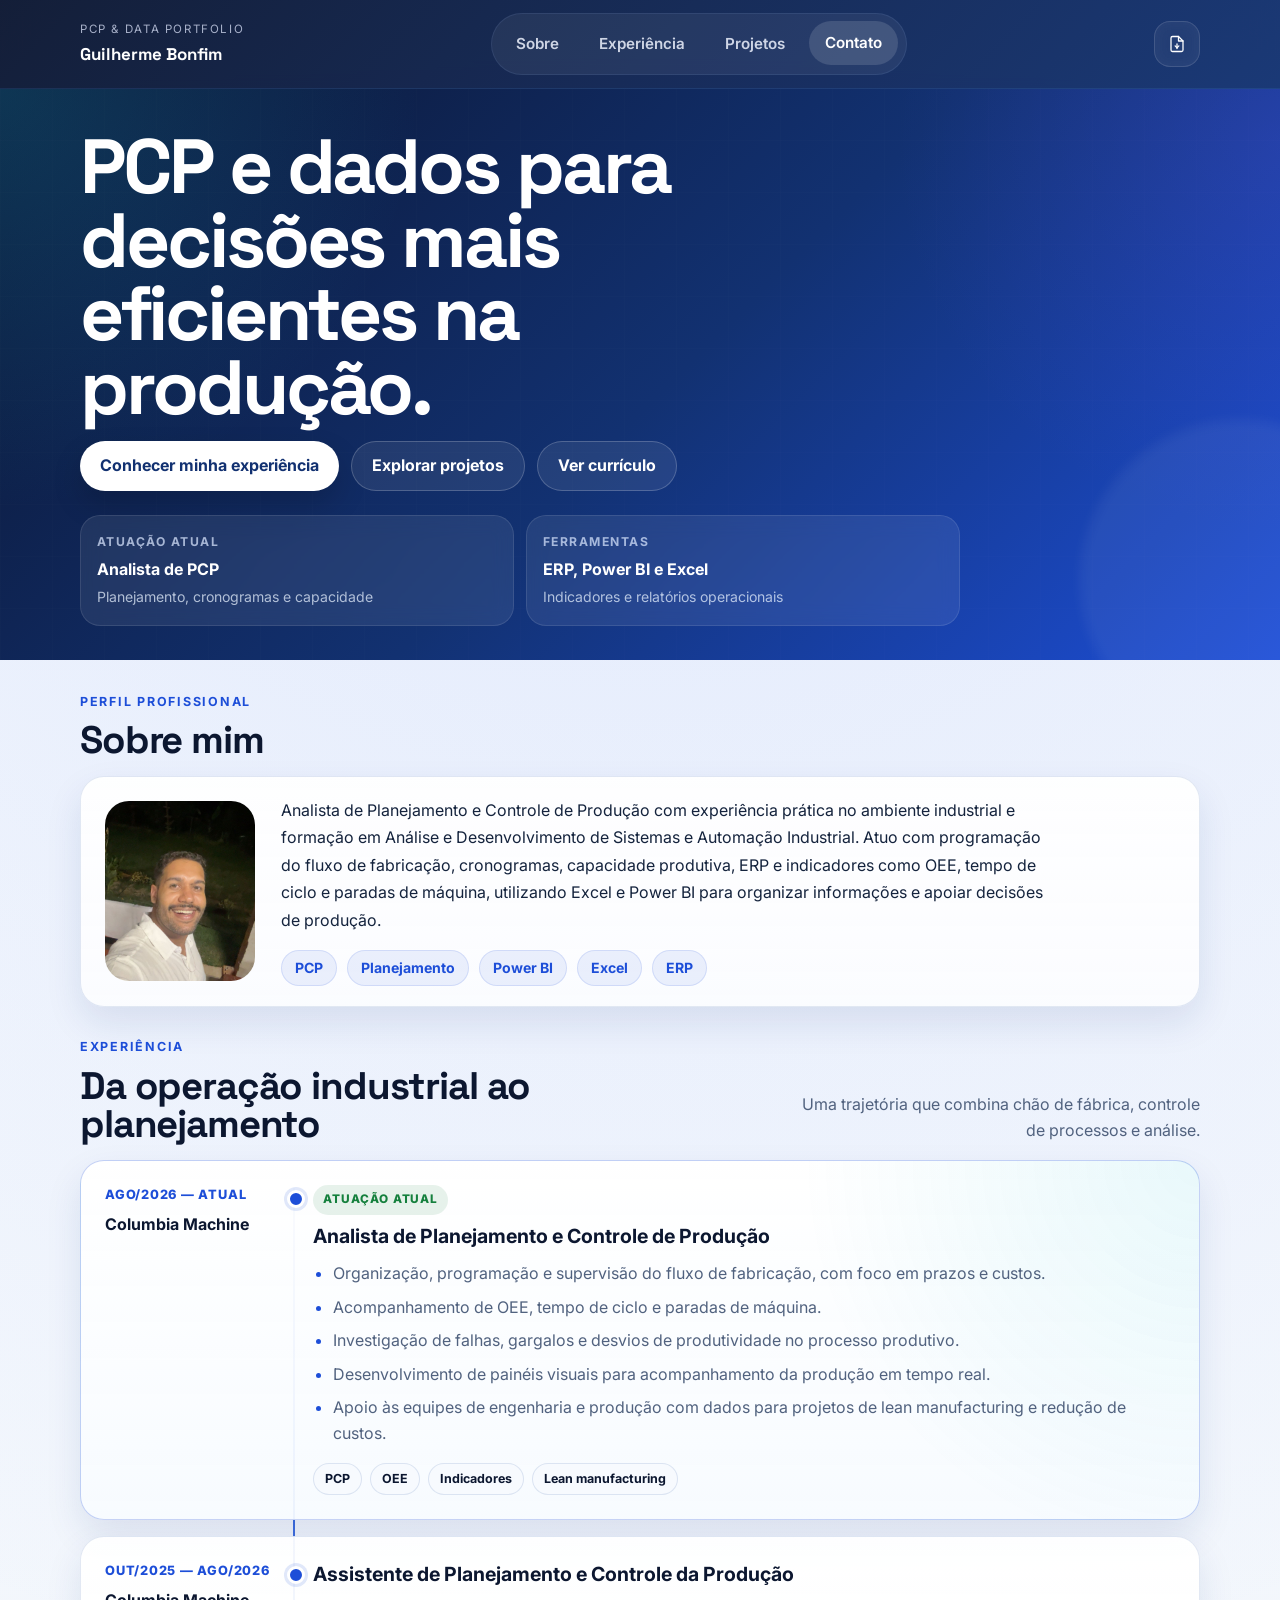
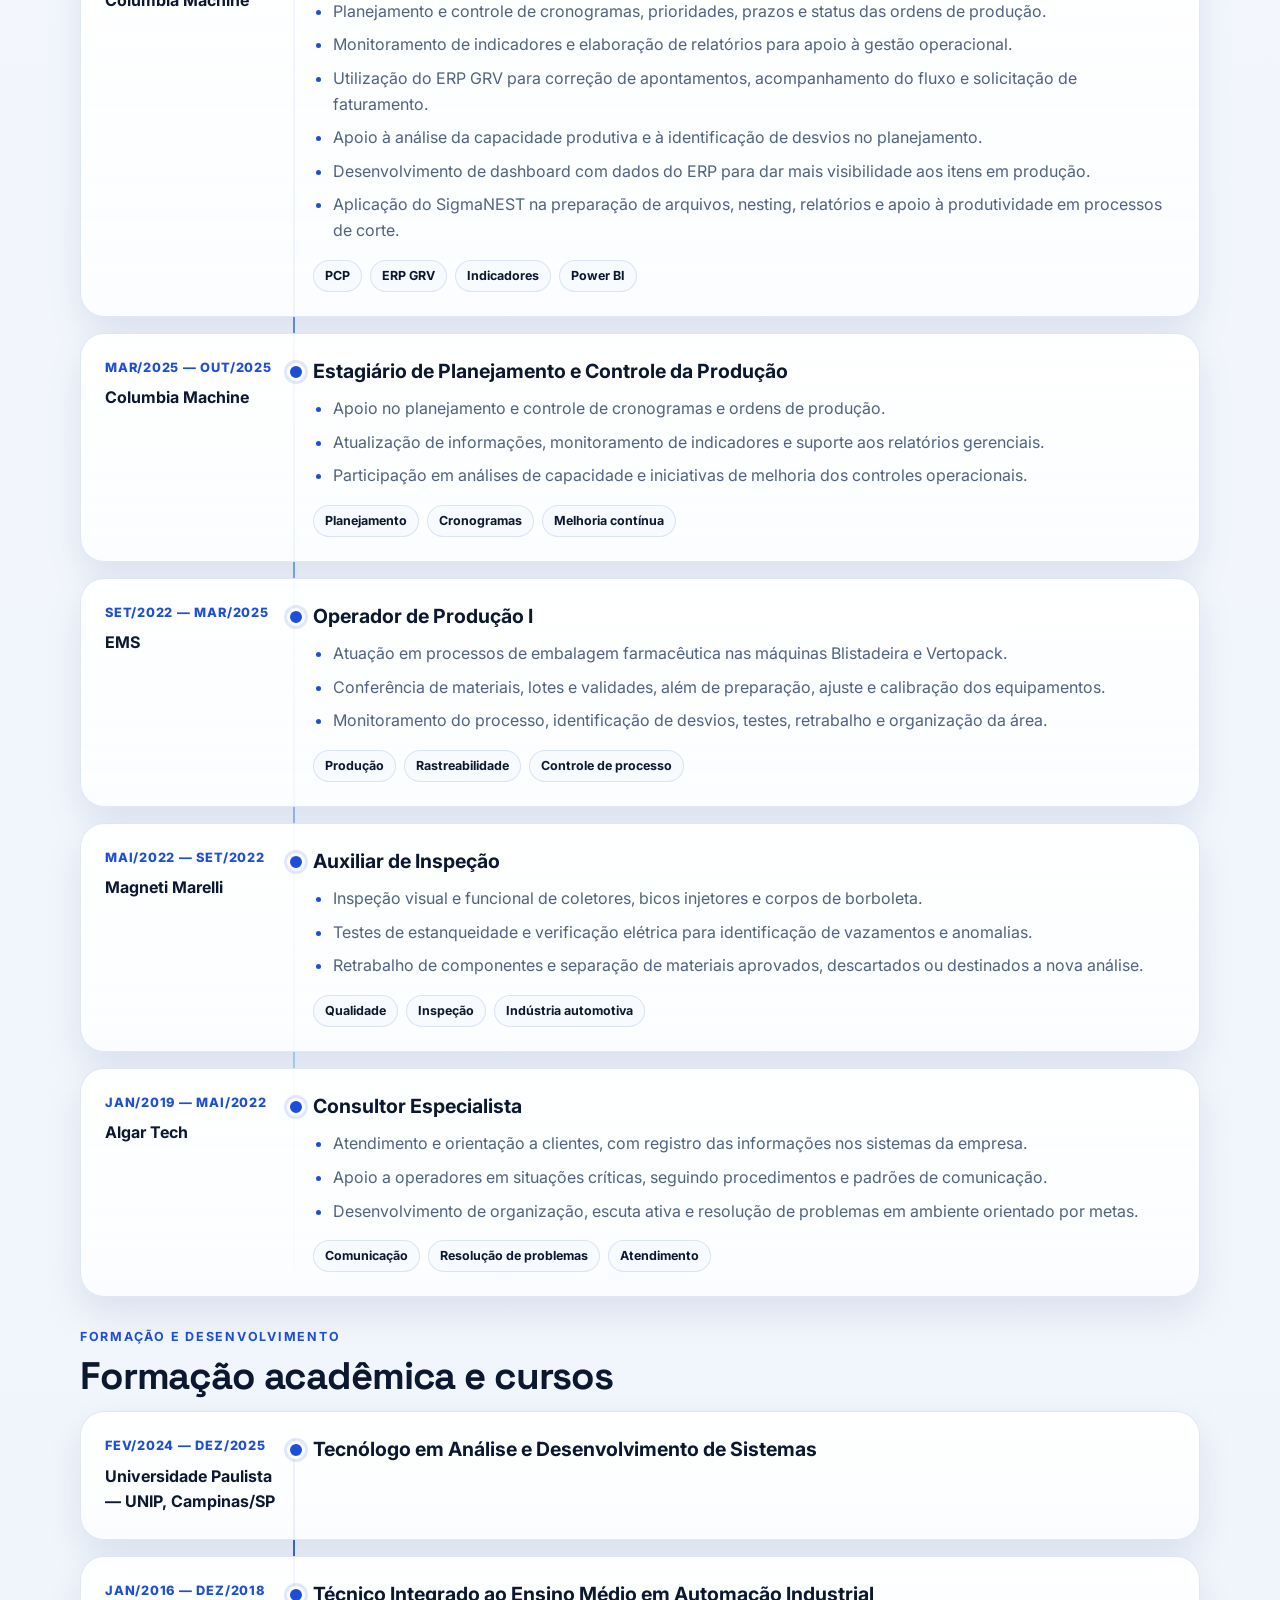
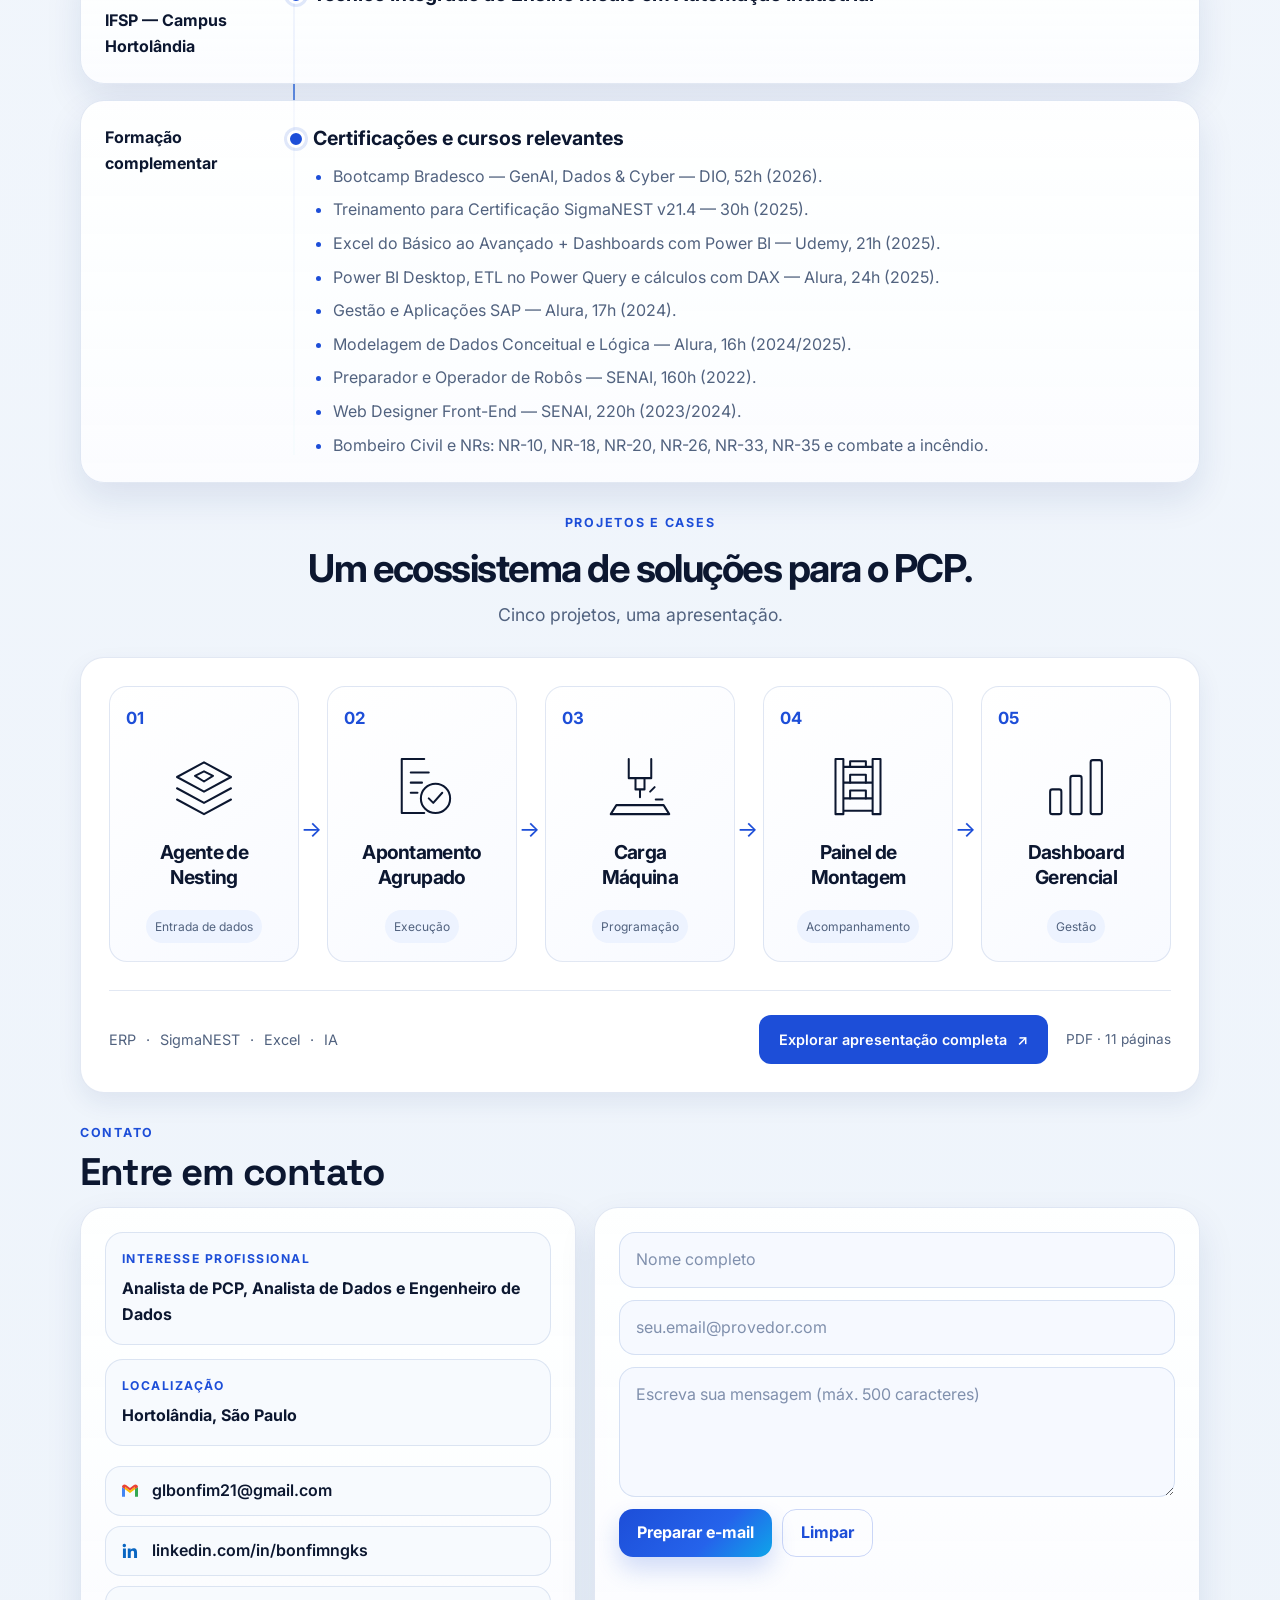
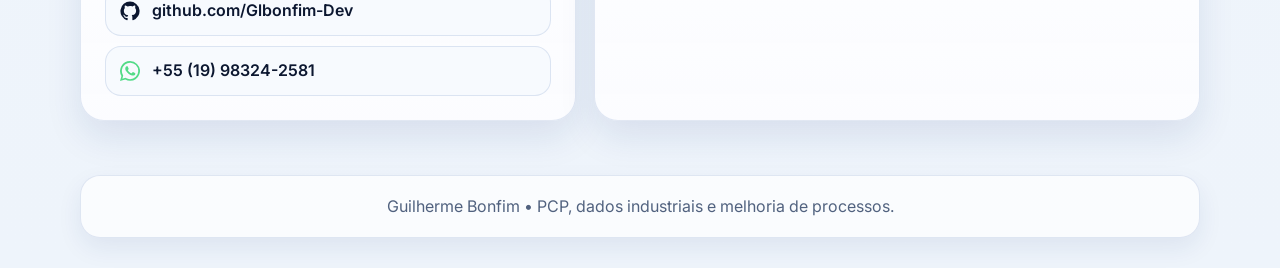
<file: index.html>
<!DOCTYPE html>
<html lang="pt-BR">
<head>
  <!-- Configurações básicas, descrição do site, fontes e CSS. -->
  <meta charset="UTF-8">
  <meta name="viewport" content="width=device-width, initial-scale=1.0">
  <meta name="description" content="Portfólio de Guilherme Bonfim, profissional de PCP e dados industriais com experiência em planejamento da produção, ERP, Power BI, Excel e indicadores.">
  <title>Guilherme Bonfim | PCP e Dados Industriais</title>
  <link rel="preconnect" href="https://fonts.googleapis.com">
  <link rel="preconnect" href="https://fonts.gstatic.com" crossorigin>
  <link href="https://fonts.googleapis.com/css2?family=Inter:wght@300;400;500;600;700;800&family=Space+Grotesk:wght@500;700&display=swap" rel="stylesheet">
  <link rel="stylesheet" href="style.css">
</head>
<body>
  <!-- Cabeçalho fixo com marca, menu e atalho para o currículo. -->
  <header class="site-header">
    <div class="container header-shell">
      <a href="#inicio" class="brand-mark" aria-label="Ir para o início">
        <span class="brand-mark__eyebrow">PCP &amp; Data Portfolio</span>
        <strong>Guilherme Bonfim</strong>
      </a>

      <nav class="main-nav" aria-label="Navegação principal">
        <a href="#sobre">Sobre</a>
        <a href="#experiencia">Experiência</a>
        <a href="#projetos">Projetos</a>
        <a href="#contato">Contato</a>
      </nav>

      <div class="header-actions">
        <a id="cvDownload" class="icon-btn" href="./Apresenta%C3%A7%C3%A3o/Curriculo_Analista_de_PCP_2026.pdf" download="Curriculo_Analista_de_PCP_2026.pdf" title="Baixar currículo" aria-label="Baixar currículo">
          <svg xmlns="http://www.w3.org/2000/svg" viewBox="0 0 24 24" width="18" height="18" fill="none" stroke="currentColor" stroke-width="1.7" stroke-linecap="round" stroke-linejoin="round" aria-hidden="true"><path d="M14 2H6a2 2 0 0 0-2 2v16a2 2 0 0 0 2 2h12a2 2 0 0 0 2-2V8z"/><path d="M14 2v6h6"/><path d="M12 18v-6"/><path d="m9.5 14.5 2.5 2.5 2.5-2.5"/></svg>
        </a>
      </div>
    </div>
  </header>

  <!-- Conteúdo principal do portfólio. -->
  <main id="inicio">
    <!-- Apresentação inicial e atalhos para as seções principais. -->
    <section class="hero-panel" aria-labelledby="hero-title">
      <div class="container hero-grid">
        <div class="hero-copy">
          <h1 id="hero-title">PCP e dados para decisões mais eficientes na produção.</h1>

          <div class="hero-cta">
            <a class="hero-btn hero-btn-primary" href="#experiencia">Conhecer minha experiência</a>
            <a class="hero-btn hero-btn-secondary" href="#projetos">Explorar projetos</a>
            <a class="hero-btn hero-btn-secondary" href="./Apresenta%C3%A7%C3%A3o/Curriculo_Analista_de_PCP_2026.pdf" target="_blank" rel="noopener">Ver currículo</a>
          </div>

          <!-- Resumo rápido da atuação e das ferramentas utilizadas. -->
          <div class="kpi-strip" aria-label="Resumo profissional">
            <article class="kpi-card">
              <span class="kpi-card__label">Atuação atual</span>
              <strong class="kpi-card__value">Analista de PCP</strong>
              <span class="kpi-card__meta">Planejamento, cronogramas e capacidade</span>
            </article>
            <article class="kpi-card">
              <span class="kpi-card__label">Ferramentas</span>
              <strong class="kpi-card__value">ERP, Power BI e Excel</strong>
              <span class="kpi-card__meta">Indicadores e relatórios operacionais</span>
            </article>
          </div>
        </div>
      </div>
    </section>

    <div class="container main-shell">
      <!-- Foto, descrição profissional e conhecimentos principais. -->
      <section id="sobre" class="panel-section">
        <div class="section-heading">
          <div>
            <span class="section-kicker">Perfil profissional</span>
            <h2>Sobre mim</h2>
          </div>
        </div>

        <article class="about-panel about-panel--refined card">
          <div class="about-panel__identity">
            <img src="./img/foto%20linkend.jpeg" alt="Guilherme Bonfim" class="about-photo" id="aboutPhoto" loading="lazy" width="180" height="180">
          </div>

          <div class="about-panel__content">
            <p class="about-description">Analista de Planejamento e Controle de Produção com experiência prática no ambiente industrial e formação em Análise e Desenvolvimento de Sistemas e Automação Industrial. Atuo com programação do fluxo de fabricação, cronogramas, capacidade produtiva, ERP e indicadores como OEE, tempo de ciclo e paradas de máquina, utilizando Excel e Power BI para organizar informações e apoiar decisões de produção.</p>

            <div class="about-actions">
              <div class="chips" aria-label="Principais conhecimentos">
                <span class="chip">PCP</span>
                <span class="chip">Planejamento</span>
                <span class="chip">Power BI</span>
                <span class="chip">Excel</span>
                <span class="chip">ERP</span>
              </div>
            </div>
          </div>
        </article>
      </section>

      <!-- Histórico profissional organizado do trabalho mais recente ao mais antigo. -->
      <section id="experiencia" class="panel-section">
        <div class="section-heading">
          <div>
            <span class="section-kicker">Experiência</span>
            <h2>Da operação industrial ao planejamento</h2>
          </div>
          <p>Uma trajetória que combina chão de fábrica, controle de processos e análise.</p>
        </div>

        <!-- Cada cartão representa uma experiência profissional. -->
        <div class="experience-timeline">
          <article class="experience-card card experience-card--featured">
            <div class="experience-card__aside">
              <span class="experience-card__period">ago/2026 — atual</span>
              <span class="experience-card__company">Columbia Machine</span>
            </div>
            <div class="experience-card__content">
              <span class="experience-card__label">Atuação atual</span>
              <h3>Analista de Planejamento e Controle de Produção</h3>
              <ul class="experience-list">
                <li>Organização, programação e supervisão do fluxo de fabricação, com foco em prazos e custos.</li>
                <li>Acompanhamento de OEE, tempo de ciclo e paradas de máquina.</li>
                <li>Investigação de falhas, gargalos e desvios de produtividade no processo produtivo.</li>
                <li>Desenvolvimento de painéis visuais para acompanhamento da produção em tempo real.</li>
                <li>Apoio às equipes de engenharia e produção com dados para projetos de lean manufacturing e redução de custos.</li>
              </ul>
              <div class="experience-tags"><span>PCP</span><span>OEE</span><span>Indicadores</span><span>Lean manufacturing</span></div>
            </div>
          </article>

          <article class="experience-card card">
            <div class="experience-card__aside">
              <span class="experience-card__period">out/2025 — ago/2026</span>
              <span class="experience-card__company">Columbia Machine</span>
            </div>
            <div class="experience-card__content">
              <h3>Assistente de Planejamento e Controle da Produção</h3>
              <ul class="experience-list">
                <li>Planejamento e controle de cronogramas, prioridades, prazos e status das ordens de produção.</li>
                <li>Monitoramento de indicadores e elaboração de relatórios para apoio à gestão operacional.</li>
                <li>Utilização do ERP GRV para correção de apontamentos, acompanhamento do fluxo e solicitação de faturamento.</li>
                <li>Apoio à análise da capacidade produtiva e à identificação de desvios no planejamento.</li>
                <li>Desenvolvimento de dashboard com dados do ERP para dar mais visibilidade aos itens em produção.</li>
                <li>Aplicação do SigmaNEST na preparação de arquivos, nesting, relatórios e apoio à produtividade em processos de corte.</li>
              </ul>
              <div class="experience-tags"><span>PCP</span><span>ERP GRV</span><span>Indicadores</span><span>Power BI</span></div>
            </div>
          </article>

          <article class="experience-card card">
            <div class="experience-card__aside">
              <span class="experience-card__period">mar/2025 — out/2025</span>
              <span class="experience-card__company">Columbia Machine</span>
            </div>
            <div class="experience-card__content">
              <h3>Estagiário de Planejamento e Controle da Produção</h3>
              <ul class="experience-list">
                <li>Apoio no planejamento e controle de cronogramas e ordens de produção.</li>
                <li>Atualização de informações, monitoramento de indicadores e suporte aos relatórios gerenciais.</li>
                <li>Participação em análises de capacidade e iniciativas de melhoria dos controles operacionais.</li>
              </ul>
              <div class="experience-tags"><span>Planejamento</span><span>Cronogramas</span><span>Melhoria contínua</span></div>
            </div>
          </article>

          <article class="experience-card card">
            <div class="experience-card__aside">
              <span class="experience-card__period">set/2022 — mar/2025</span>
              <span class="experience-card__company">EMS</span>
            </div>
            <div class="experience-card__content">
              <h3>Operador de Produção I</h3>
              <ul class="experience-list">
                <li>Atuação em processos de embalagem farmacêutica nas máquinas Blistadeira e Vertopack.</li>
                <li>Conferência de materiais, lotes e validades, além de preparação, ajuste e calibração dos equipamentos.</li>
                <li>Monitoramento do processo, identificação de desvios, testes, retrabalho e organização da área.</li>
              </ul>
              <div class="experience-tags"><span>Produção</span><span>Rastreabilidade</span><span>Controle de processo</span></div>
            </div>
          </article>

          <article class="experience-card card">
            <div class="experience-card__aside">
              <span class="experience-card__period">mai/2022 — set/2022</span>
              <span class="experience-card__company">Magneti Marelli</span>
            </div>
            <div class="experience-card__content">
              <h3>Auxiliar de Inspeção</h3>
              <ul class="experience-list">
                <li>Inspeção visual e funcional de coletores, bicos injetores e corpos de borboleta.</li>
                <li>Testes de estanqueidade e verificação elétrica para identificação de vazamentos e anomalias.</li>
                <li>Retrabalho de componentes e separação de materiais aprovados, descartados ou destinados a nova análise.</li>
              </ul>
              <div class="experience-tags"><span>Qualidade</span><span>Inspeção</span><span>Indústria automotiva</span></div>
            </div>
          </article>

          <article class="experience-card card">
            <div class="experience-card__aside">
              <span class="experience-card__period">jan/2019 — mai/2022</span>
              <span class="experience-card__company">Algar Tech</span>
            </div>
            <div class="experience-card__content">
              <h3>Consultor Especialista</h3>
              <ul class="experience-list">
                <li>Atendimento e orientação a clientes, com registro das informações nos sistemas da empresa.</li>
                <li>Apoio a operadores em situações críticas, seguindo procedimentos e padrões de comunicação.</li>
                <li>Desenvolvimento de organização, escuta ativa e resolução de problemas em ambiente orientado por metas.</li>
              </ul>
              <div class="experience-tags"><span>Comunicação</span><span>Resolução de problemas</span><span>Atendimento</span></div>
            </div>
          </article>
        </div>
      </section>

      <section id="formacao" class="panel-section">
        <div class="section-heading">
          <div>
            <span class="section-kicker">Formação e desenvolvimento</span>
            <h2>Formação acadêmica e cursos</h2>
          </div>
        </div>

        <div class="experience-timeline">
          <article class="experience-card card">
            <div class="experience-card__aside">
              <span class="experience-card__period">fev/2024 — dez/2025</span>
              <span class="experience-card__company">Universidade Paulista — UNIP, Campinas/SP</span>
            </div>
            <div class="experience-card__content">
              <h3>Tecnólogo em Análise e Desenvolvimento de Sistemas</h3>
            </div>
          </article>

          <article class="experience-card card">
            <div class="experience-card__aside">
              <span class="experience-card__period">jan/2016 — dez/2018</span>
              <span class="experience-card__company">IFSP — Campus Hortolândia</span>
            </div>
            <div class="experience-card__content">
              <h3>Técnico Integrado ao Ensino Médio em Automação Industrial</h3>
            </div>
          </article>

          <article class="experience-card card">
            <div class="experience-card__aside">
              <span class="experience-card__company">Formação complementar</span>
            </div>
            <div class="experience-card__content">
              <h3>Certificações e cursos relevantes</h3>
              <ul class="experience-list">
                <li>Bootcamp Bradesco — GenAI, Dados &amp; Cyber — DIO, 52h (2026).</li>
                <li>Treinamento para Certificação SigmaNEST v21.4 — 30h (2025).</li>
                <li>Excel do Básico ao Avançado + Dashboards com Power BI — Udemy, 21h (2025).</li>
                <li>Power BI Desktop, ETL no Power Query e cálculos com DAX — Alura, 24h (2025).</li>
                <li>Gestão e Aplicações SAP — Alura, 17h (2024).</li>
                <li>Modelagem de Dados Conceitual e Lógica — Alura, 16h (2024/2025).</li>
                <li>Preparador e Operador de Robôs — SENAI, 160h (2022).</li>
                <li>Web Designer Front-End — SENAI, 220h (2023/2024).</li>
                <li>Bombeiro Civil e NRs: NR-10, NR-18, NR-20, NR-26, NR-33, NR-35 e combate a incêndio.</li>
              </ul>
            </div>
          </article>
        </div>
      </section>

      <section id="projetos" class="panel-section" aria-labelledby="projects-title">
        <div class="ecosystem-heading">
          <span class="section-kicker">Projetos e cases</span>
          <h2 id="projects-title">Um ecossistema de soluções para o PCP.</h2>
          <p>Cinco projetos, uma apresentação.</p>
        </div>

        <div class="ecosystem-panel">
          <ol class="ecosystem-grid" aria-label="Soluções para a digitalização do PCP">
            <li class="ecosystem-item">
              <span class="ecosystem-number" aria-hidden="true">01</span>
              <svg class="ecosystem-icon" viewBox="0 0 64 64" fill="none" stroke="currentColor" stroke-width="1.8" stroke-linecap="round" stroke-linejoin="round" aria-hidden="true"><path d="m8 24 24-13 24 13-24 13Z"/><path d="m8 34 24 13 24-13M8 44l24 13 24-13"/><path d="m24 23 8-4 8 4-8 5Z"/></svg>
              <h3>Agente de<br>Nesting</h3>
              <span class="ecosystem-phase">Entrada de dados</span>
              <span class="ecosystem-arrow" aria-hidden="true">→</span>
            </li>
            <li class="ecosystem-item">
              <span class="ecosystem-number" aria-hidden="true">02</span>
              <svg class="ecosystem-icon" viewBox="0 0 64 64" fill="none" stroke="currentColor" stroke-width="1.8" stroke-linecap="round" stroke-linejoin="round" aria-hidden="true"><path d="M34 8H14v48h20M22 20h16M22 29h10M22 38h6"/><circle cx="44" cy="43" r="13"/><path d="m38 43 4 4 8-9"/></svg>
              <h3>Apontamento<br>Agrupado</h3>
              <span class="ecosystem-phase">Execução</span>
              <span class="ecosystem-arrow" aria-hidden="true">→</span>
            </li>
            <li class="ecosystem-item">
              <span class="ecosystem-number" aria-hidden="true">03</span>
              <svg class="ecosystem-icon" viewBox="0 0 64 64" fill="none" stroke="currentColor" stroke-width="1.8" stroke-linecap="round" stroke-linejoin="round" aria-hidden="true"><path d="M22 8v17h20V8M28 25v10h8V25M32 35v7M11 49h42l5 8H6Z"/><path d="m41 37 4-4m1 11h6"/></svg>
              <h3>Carga<br>Máquina</h3>
              <span class="ecosystem-phase">Programação</span>
              <span class="ecosystem-arrow" aria-hidden="true">→</span>
            </li>
            <li class="ecosystem-item">
              <span class="ecosystem-number" aria-hidden="true">04</span>
              <svg class="ecosystem-icon" viewBox="0 0 64 64" fill="none" stroke="currentColor" stroke-width="1.8" stroke-linecap="round" stroke-linejoin="round" aria-hidden="true"><path d="M12 8h7v49h-7ZM45 8h7v49h-7ZM19 15h26M19 29h26M19 43h26M19 54h26"/><path d="M25 15v-5h14v5M25 29v-7h14v7M25 43v-7h14v7"/></svg>
              <h3>Painel de<br>Montagem</h3>
              <span class="ecosystem-phase">Acompanhamento</span>
              <span class="ecosystem-arrow" aria-hidden="true">→</span>
            </li>
            <li class="ecosystem-item">
              <span class="ecosystem-number" aria-hidden="true">05</span>
              <svg class="ecosystem-icon" viewBox="0 0 64 64" fill="none" stroke="currentColor" stroke-width="1.8" stroke-linecap="round" stroke-linejoin="round" aria-hidden="true"><rect x="9" y="35" width="10" height="22" rx="2"/><rect x="27" y="23" width="10" height="34" rx="2"/><rect x="45" y="9" width="10" height="48" rx="2"/></svg>
              <h3>Dashboard<br>Gerencial</h3>
              <span class="ecosystem-phase">Gestão</span>
            </li>
          </ol>

          <div class="ecosystem-footer">
            <p class="ecosystem-tools">ERP <span aria-hidden="true">·</span> SigmaNEST <span aria-hidden="true">·</span> Excel <span aria-hidden="true">·</span> IA</p>
            <div class="ecosystem-actions">
              <a class="ecosystem-link" href="./Apresenta%C3%A7%C3%A3o/Digitaliza%C3%A7%C3%A3o%20do%20PCP.pdf" target="_blank" rel="noopener" aria-label="Explorar apresentação completa: Digitalização do PCP, PDF de 11 páginas (abre em nova guia)">Explorar apresentação completa <span aria-hidden="true">↗</span></a>
              <span class="ecosystem-meta">PDF · 11 páginas</span>
            </div>
          </div>
        </div>
      </section>

      <!-- Informações de contato e formulário que prepara um e-mail. -->
      <section id="contato" class="panel-section">
        <div class="section-heading">
          <div>
            <span class="section-kicker">Contato</span>
            <h2>Entre em contato</h2>
          </div>
        </div>

        <div class="contact-layout">
          <div class="contact-panel card">
            <div class="contact-kpis">
              <div class="contact-kpi"><span>Interesse profissional</span><strong>Analista de PCP, Analista de Dados e Engenheiro de Dados</strong></div>
              <div class="contact-kpi"><span>Localização</span><strong>Hortolândia, São Paulo</strong></div>
            </div>

            <!-- Links diretos para os canais de contato. -->
            <div class="contact-list">
              <a href="mailto:glbonfim21@gmail.com" class="contato-item contato-link"><svg class="contato-icon contato-icon--gmail" xmlns="http://www.w3.org/2000/svg" viewBox="0 0 24 24" aria-hidden="true"><path fill="#4285f4" d="M2.4 18.8V7.2L6 9.9v8.9H2.4Z"/><path fill="#34a853" d="M18 18.8V9.9l3.6-2.7v11.6H18Z"/><path fill="#fbbc04" d="M18 9.9V6.8l-6 4.5-6-4.5v3.1l6 4.5 6-4.5Z"/><path fill="#ea4335" d="M2.4 7.2c0-2.6 3-3.9 4.9-2.3L12 8.4l4.7-3.5c1.9-1.5 4.9-.2 4.9 2.3L18 9.9V6.8l-6 4.5-6-4.5v3.1L2.4 7.2Z"/></svg><span>glbonfim21@gmail.com</span></a>
              <a href="https://www.linkedin.com/in/bonfimngks" target="_blank" rel="noopener" class="contato-item contato-link"><svg class="contato-icon contato-icon--linkedin" xmlns="http://www.w3.org/2000/svg" viewBox="0 0 24 24" aria-hidden="true"><path fill="currentColor" d="M20.45 20.45h-3.56v-5.57c0-1.33-.03-3.04-1.85-3.04-1.85 0-2.14 1.45-2.14 2.94v5.67H9.34V8.98h3.42v1.57h.05c.47-.9 1.64-1.85 3.37-1.85 3.6 0 4.27 2.37 4.27 5.46v6.29ZM5.32 7.41a2.07 2.07 0 1 1 0-4.13 2.07 2.07 0 0 1 0 4.13Zm1.78 13.04H3.54V8.98H7.1v11.47Z"/></svg><span>linkedin.com/in/bonfimngks</span></a>
              <a href="https://github.com/Glbonfim-Dev" target="_blank" rel="noopener" class="contato-item contato-link"><svg class="contato-icon" xmlns="http://www.w3.org/2000/svg" viewBox="0 0 24 24" fill="currentColor" aria-hidden="true"><path d="M12 .7a11.5 11.5 0 0 0-3.64 22.4c.58.1.79-.25.79-.56v-2.23c-3.22.7-3.9-1.37-3.9-1.37-.52-1.34-1.28-1.7-1.28-1.7-1.05-.72.08-.7.08-.7 1.16.08 1.77 1.19 1.77 1.19 1.03 1.77 2.7 1.26 3.36.96.1-.75.4-1.26.73-1.55-2.57-.3-5.27-1.29-5.27-5.69 0-1.26.45-2.28 1.19-3.09-.12-.29-.52-1.46.11-3.05 0 0 .97-.31 3.16 1.18A10.9 10.9 0 0 1 12 6.1c.98 0 1.95.13 2.87.39 2.2-1.49 3.16-1.18 3.16-1.18.63 1.59.23 2.76.11 3.05.74.81 1.19 1.83 1.19 3.09 0 4.42-2.71 5.39-5.29 5.68.42.36.79 1.07.79 2.17v3.24c0 .31.21.67.8.56A11.5 11.5 0 0 0 12 .7Z"/></svg><span>github.com/Glbonfim-Dev</span></a>
              <a href="https://wa.me/5519983242581" target="_blank" rel="noopener" class="contato-item contato-link contato-link--whatsapp"><svg xmlns="http://www.w3.org/2000/svg" viewBox="0 0 16 16" class="contato-icon contato-icon--whatsapp" aria-hidden="true"><path fill="currentColor" d="M13.601 2.326A7.85 7.85 0 0 0 8.016 0a7.94 7.94 0 0 0-6.86 11.93L0 16l4.223-1.102a7.95 7.95 0 0 0 3.793.965h.003a7.94 7.94 0 0 0 5.582-13.537ZM8.019 14.52h-.002a6.62 6.62 0 0 1-3.356-.916l-.24-.142-2.506.654.669-2.443-.156-.25a6.61 6.61 0 0 1 10.233-8.167 6.6 6.6 0 0 1 1.94 4.71 6.62 6.62 0 0 1-6.582 6.554Z"/><path fill="currentColor" d="M11.875 9.539c-.2-.1-1.18-.58-1.362-.646-.182-.067-.314-.1-.446.1-.132.198-.513.645-.628.777-.116.133-.232.149-.43.05-.198-.1-.837-.308-1.594-.981-.589-.525-.987-1.173-1.103-1.372-.116-.198-.012-.305.087-.404.09-.09.198-.232.298-.347.1-.116.132-.199.198-.331.066-.133.033-.248-.017-.347-.05-.1-.446-1.074-.612-1.471-.161-.387-.326-.335-.446-.341-.116-.006-.248-.007-.38-.007a.73.73 0 0 0-.529.248c-.182.198-.694.679-.694 1.653 0 .975.71 1.918.81 2.05.1.133 1.397 2.134 3.384 2.991.473.204.841.326 1.128.418.474.151.905.13 1.246.079.38-.057 1.18-.48 1.346-.943.165-.463.165-.86.116-.943-.05-.083-.182-.132-.38-.232Z"/></svg><span>+55 (19) 98324-2581</span></a>
            </div>
          </div>

          <!-- Formulário validado pelo JavaScript antes de abrir o aplicativo de e-mail. -->
          <div class="contact-panel card">
            <form id="formContato" aria-describedby="resposta" novalidate>
              <label class="sr-only" for="nome">Nome completo</label>
              <input type="text" id="nome" placeholder="Nome completo" autocomplete="name" required>
              <label class="sr-only" for="email">E-mail</label>
              <input type="email" id="email" placeholder="seu.email@provedor.com" autocomplete="email" required>
              <label class="sr-only" for="mensagem">Mensagem</label>
              <textarea id="mensagem" placeholder="Escreva sua mensagem (máx. 500 caracteres)" maxlength="500" required></textarea>
              <div class="form-actions"><button type="submit" class="btn-primary">Preparar e-mail</button><button type="button" id="clearForm" class="btn-secondary">Limpar</button></div>
            </form>
            <p id="resposta" role="status" aria-live="polite" class="response" aria-hidden="true"></p>
          </div>
        </div>

        <!-- Janela para revisar a mensagem antes do envio. -->
        <div id="modalPreview" class="modal" aria-hidden="true" role="dialog" aria-labelledby="modalTitle" aria-modal="true">
          <div class="modal__content">
            <h3 id="modalTitle">Revisar mensagem</h3>
            <div class="modal__body"><p><strong>Nome:</strong> <span id="previewNome"></span></p><p><strong>E-mail:</strong> <span id="previewEmail"></span></p><p><strong>Mensagem:</strong></p><p id="previewMensagem" class="preview-message"></p></div>
            <div class="modal__actions"><button id="cancelPreview" class="btn-secondary" type="button">Editar</button><button id="confirmPreview" class="btn-primary" type="button">Abrir no e-mail</button></div>
          </div>
        </div>
      </section>
    </div>
  </main>

  <!-- Rodapé com o resumo da área profissional. -->
  <footer class="site-footer">
    <div class="container"><p>Guilherme Bonfim • PCP, dados industriais e melhoria de processos.</p></div>
  </footer>

  <!-- Carrega as interações depois que o conteúdo da página foi criado. -->
  <script src="script.js"></script>
</body>
</html>
</file>
<file: style.css>
/* Cores, sombras, tamanhos e fontes usados em todo o site. */
:root {
  --bg: #edf3fb;
  --bg-soft: #f7fafe;
  --surface: rgba(255, 255, 255, 0.78);
  --surface-strong: #ffffff;
  --text: #14233d;
  --text-soft: #51627f;
  --heading: #0c1730;
  --line: rgba(55, 93, 168, 0.14);
  --line-strong: rgba(51, 110, 235, 0.24);
  --primary: #1d4ed8;
  --primary-strong: #173ea9;
  --accent: #06b6d4;
  --accent-soft: rgba(6, 182, 212, 0.14);
  --success: #15803d;
  --danger: #b91c1c;
  --warning: #8a5a00;
  --shadow-lg: 0 22px 60px rgba(21, 52, 120, 0.14);
  --shadow-md: 0 16px 36px rgba(21, 52, 120, 0.1);
  --shadow-sm: 0 10px 24px rgba(21, 52, 120, 0.08);
  --radius-xl: 30px;
  --radius-lg: 24px;
  --radius-md: 18px;
  --radius-sm: 14px;
  --header-height: 88px;
}

/* Remove espaçamentos inesperados e facilita o cálculo dos tamanhos. */
* {
  box-sizing: border-box;
}

/* Ativa a rolagem suave para os links internos. */
html {
  scroll-behavior: smooth;
}

/* Aparência geral da página. */
body {
  margin: 0;
  background:
    radial-gradient(circle at top, rgba(78, 124, 255, 0.12), transparent 34%),
    linear-gradient(180deg, #f5f8fd 0%, #eef4fb 100%);
  color: var(--text);
  font-family: 'Inter', system-ui, -apple-system, BlinkMacSystemFont, 'Segoe UI', sans-serif;
  font-size: 16px;
  line-height: 1.6;
  -webkit-font-smoothing: antialiased;
  -moz-osx-font-smoothing: grayscale;
}

a {
  color: inherit;
}

img {
  max-width: 100%;
}

/* Centraliza o conteúdo e limita a largura máxima. */
.container {
  width: min(1120px, calc(100% - 32px));
  margin: 0 auto;
}

/* Cabeçalho fixo que permanece visível durante a rolagem. */
.site-header {
  position: fixed;
  top: 0;
  left: 0;
  right: 0;
  z-index: 1000;
  background: linear-gradient(135deg, rgba(11, 21, 48, 0.96) 0%, rgba(18, 49, 113, 0.96) 100%);
  border-bottom: 1px solid rgba(96, 165, 250, 0.16);
  backdrop-filter: blur(18px);
}

.header-shell {
  min-height: var(--header-height);
  display: flex;
  align-items: center;
  justify-content: space-between;
  gap: 18px;
}

.brand-mark {
  display: inline-flex;
  flex-direction: column;
  gap: 3px;
  text-decoration: none;
  color: #ffffff;
}

.brand-mark__eyebrow {
  font-size: 0.72rem;
  letter-spacing: 0.14em;
  text-transform: uppercase;
  color: rgba(224, 233, 255, 0.72);
}

.brand-mark strong {
  font-family: 'Space Grotesk', 'Inter', sans-serif;
  font-size: 1.06rem;
  font-weight: 700;
}

/* Menu principal do cabeçalho. */
.main-nav {
  display: inline-flex;
  align-items: center;
  gap: 8px;
  padding: 8px;
  border: 1px solid rgba(164, 194, 255, 0.1);
  border-radius: 999px;
  background: rgba(255, 255, 255, 0.06);
}

.main-nav a {
  padding: 10px 16px;
  border-radius: 999px;
  color: rgba(239, 244, 255, 0.84);
  font-size: 0.95rem;
  font-weight: 600;
  text-decoration: none;
  transition: background .2s ease, color .2s ease, transform .2s ease;
}

.main-nav a:hover,
.main-nav a:focus-visible,
.main-nav a.active {
  color: #ffffff;
  background: rgba(255, 255, 255, 0.13);
  transform: translateY(-1px);
  outline: none;
}

/* Área do botão para baixar o currículo. */
.header-actions {
  display: flex;
  align-items: center;
  gap: 8px;
}

.icon-btn {
  display: inline-flex;
  align-items: center;
  justify-content: center;
  width: 46px;
  height: 46px;
  border-radius: 16px;
  border: 1px solid rgba(255, 255, 255, 0.12);
  background: rgba(255, 255, 255, 0.08);
  color: #ffffff;
  cursor: pointer;
  transition: transform .2s ease, background .2s ease, box-shadow .2s ease;
  backdrop-filter: blur(8px);
}

.icon-btn:hover,
.icon-btn:focus-visible {
  transform: translateY(-2px);
  background: rgba(255, 255, 255, 0.14);
  box-shadow: 0 12px 24px rgba(0, 0, 0, 0.16);
  outline: none;
}

.icon-btn svg {
  display: block;
}

main {
  padding-top: var(--header-height);
}

/* Faixa inicial com título, botões e resumo profissional. */
.hero-panel {
  position: relative;
  overflow: hidden;
  padding: 42px 0 34px;
  color: #ffffff;
  background:
    radial-gradient(circle at 0% 0%, rgba(26, 185, 225, 0.2), transparent 30%),
    radial-gradient(circle at 100% 10%, rgba(126, 91, 255, 0.14), transparent 28%),
    linear-gradient(135deg, #0b1530 0%, #123171 52%, #1d4ed8 100%);
}

/* Formas decorativas do fundo da apresentação. */
.hero-panel::before,
.hero-panel::after {
  content: "";
  position: absolute;
  pointer-events: none;
}

.hero-panel::before {
  inset: auto -120px -80px auto;
  width: 320px;
  height: 320px;
  border-radius: 50%;
  background: rgba(255, 255, 255, 0.06);
  filter: blur(6px);
}

.hero-panel::after {
  inset: 0;
  background-image:
    linear-gradient(rgba(255,255,255,0.05) 1px, transparent 1px),
    linear-gradient(90deg, rgba(255,255,255,0.05) 1px, transparent 1px);
  background-size: 52px 52px;
  opacity: 0.18;
}

.hero-grid {
  position: relative;
  z-index: 1;
  display: block;
}

.hero-copy {
  max-width: 760px;
}

.section-kicker {
  display: inline-flex;
  align-items: center;
  gap: 8px;
  color: var(--primary);
  font-size: 0.78rem;
  font-weight: 700;
  letter-spacing: 0.14em;
  text-transform: uppercase;
}

.hero-copy .section-kicker {
  color: rgba(214, 229, 255, 0.78);
}

.hero-copy h1 {
  margin: 14px 0 16px;
  max-width: 16ch;
  color: #ffffff;
  font-family: 'Space Grotesk', 'Inter', sans-serif;
  font-size: clamp(2.5rem, 6vw, 4.9rem);
  line-height: 0.96;
  letter-spacing: -0.04em;
  text-align: left;
  text-wrap: pretty;
}

.hero-summary {
  max-width: 62ch;
  margin: 0 0 24px;
  color: rgba(233, 242, 255, 0.88);
  font-size: 1.02rem;
  text-align: justify;
}

/* Agrupa os botões de ação da apresentação. */
.hero-cta {
  display: flex;
  flex-wrap: wrap;
  gap: 12px;
  margin-bottom: 24px;
}

.hero-btn,
.btn-primary,
.btn-secondary,
button {
  font: inherit;
}

.hero-btn {
  display: inline-flex;
  align-items: center;
  justify-content: center;
  min-height: 50px;
  padding: 0 20px;
  border-radius: 999px;
  text-decoration: none;
  font-weight: 700;
  transition: transform .2s ease, box-shadow .2s ease, background .2s ease, border-color .2s ease;
}

.hero-btn:hover,
.hero-btn:focus-visible {
  transform: translateY(-2px);
  outline: none;
}

.hero-btn-primary {
  background: #ffffff;
  color: #123171;
  box-shadow: 0 14px 30px rgba(0, 0, 0, 0.16);
}

.hero-btn-secondary {
  color: #ffffff;
  border: 1px solid rgba(255, 255, 255, 0.2);
  background: rgba(255, 255, 255, 0.08);
}

/* Cartões com o resumo rápido da experiência profissional. */
.kpi-strip {
  display: grid;
  grid-template-columns: repeat(2, minmax(0, 1fr));
  gap: 12px;
}

.kpi-card {
  padding: 16px;
  border-radius: 20px;
  background: rgba(255, 255, 255, 0.08);
  border: 1px solid rgba(255, 255, 255, 0.1);
  backdrop-filter: blur(10px);
}

.kpi-card__label {
  display: block;
  margin-bottom: 8px;
  color: rgba(219, 231, 255, 0.72);
  font-size: 0.76rem;
  font-weight: 700;
  letter-spacing: 0.12em;
  text-transform: uppercase;
}

.kpi-card__value {
  display: block;
  color: #ffffff;
  font-size: 1rem;
  line-height: 1.3;
}

.kpi-card__meta {
  display: block;
  margin-top: 6px;
  color: rgba(233, 242, 255, 0.72);
  font-size: 0.88rem;
}

/* Organiza as seções abaixo da apresentação. */
.main-shell {
  display: grid;
  gap: 26px;
  padding: 28px 0 54px;
}

.panel-section {
  scroll-margin-top: calc(var(--header-height) + 18px);
}

/* Título e texto de apoio usados no início de cada seção. */
.section-heading {
  display: flex;
  align-items: end;
  justify-content: space-between;
  gap: 18px;
  margin-bottom: 16px;
}

.section-heading h2 {
  margin: 8px 0 0;
  color: var(--heading);
  font-family: 'Space Grotesk', 'Inter', sans-serif;
  font-size: clamp(1.7rem, 3vw, 2.4rem);
  line-height: 1;
  letter-spacing: -0.03em;
}

.section-heading p {
  max-width: 420px;
  margin: 0;
  color: var(--text-soft);
  text-align: right;
}

/* Aparência comum dos cartões do portfólio. */
.card {
  position: relative;
  overflow: hidden;
  border: 1px solid var(--line);
  border-radius: var(--radius-lg);
  background: linear-gradient(180deg, rgba(255, 255, 255, 0.94), rgba(252, 253, 255, 0.9));
  box-shadow: var(--shadow-md);
  transition: transform .24s ease, box-shadow .24s ease, border-color .24s ease;
}

.card:hover {
  transform: translateY(-4px);
  border-color: var(--line-strong);
  box-shadow: 0 28px 50px rgba(21, 52, 120, 0.14);
}

/* Grade da seção Sobre mim. */
.about-panel {
  display: grid;
  grid-template-columns: 190px minmax(0, 1fr);
  gap: 24px;
  padding: 24px;
}

.about-panel__identity {
  display: flex;
  align-items: flex-start;
  justify-content: center;
}

/* Recorta e enquadra a foto sem distorcer a imagem. */
.about-photo {
  width: 180px;
  aspect-ratio: 1;
  object-fit: cover;
  object-position: 50% 70%;
  border-radius: 28px;
  box-shadow: none;
  background: transparent;
}

.about-photo.blur {
  filter: blur(16px) scale(1.03);
  opacity: 0.9;
  transition: filter .6s ease, opacity .6s ease, transform .6s ease;
}

.about-photo.loaded {
  filter: none;
  opacity: 1;
  transform: none;
}

.about-summary {
  margin: 0;
  color: var(--heading);
  font-size: 1.14rem;
  font-weight: 700;
  line-height: 1.55;
}

.about-insights {
  display: grid;
  grid-template-columns: repeat(2, minmax(0, 1fr));
  gap: 12px;
  margin: 20px 0;
}

.insight-item {
  padding: 16px;
  border: 1px solid var(--line);
  border-radius: 18px;
  background: var(--bg-soft);
}

.insight-item__label {
  display: block;
  margin-bottom: 8px;
  color: var(--primary);
  font-size: 0.74rem;
  font-weight: 700;
  letter-spacing: 0.12em;
  text-transform: uppercase;
}

.insight-item strong {
  color: var(--heading);
  font-size: 0.98rem;
  line-height: 1.45;
}

.about-extra {
  max-height: 0;
  overflow: hidden;
  opacity: 0;
  transition: max-height .35s ease, opacity .35s ease;
}

.about-panel.expanded .about-extra {
  max-height: 320px;
  opacity: 1;
  margin-top: 4px;
}

.about-actions {
  display: flex;
  align-items: center;
  justify-content: space-between;
  gap: 14px;
  flex-wrap: wrap;
  margin-top: 22px;
}

/* Lista de conhecimentos exibidos como pequenas etiquetas. */
.chips {
  display: flex;
  flex-wrap: wrap;
  gap: 10px;
}

.chip {
  display: inline-flex;
  align-items: center;
  min-height: 38px;
  padding: 0 14px;
  border-radius: 999px;
  background: rgba(29, 78, 216, 0.08);
  border: 1px solid rgba(29, 78, 216, 0.12);
  color: var(--primary);
  font-size: 0.88rem;
  font-weight: 700;
}

/* Grade antiga de projetos, mantida para estilos reutilizáveis. */
.projects-grid {
  display: grid;
  grid-template-columns: repeat(2, minmax(0, 1fr));
  gap: 18px;
}

.project-card {
  display: grid;
  grid-template-columns: 72px minmax(0, 1fr);
  gap: 18px;
  padding: 22px;
}

/* Ícones decorativos criados somente com CSS. */
.project-card__icon {
  position: relative;
  width: 72px;
  height: 72px;
  border-radius: 22px;
  background: linear-gradient(180deg, rgba(29, 78, 216, 0.12), rgba(6, 182, 212, 0.18));
  border: 1px solid rgba(29, 78, 216, 0.14);
}

.project-card__icon::before,
.project-card__icon::after {
  content: "";
  position: absolute;
  box-sizing: border-box;
}

.project-card__icon-dashboard::before {
  inset: 16px 14px 18px;
  border: 2px solid var(--primary);
  border-radius: 12px;
}

.project-card__icon-dashboard::after {
  left: 20px;
  bottom: 18px;
  width: 8px;
  height: 22px;
  background: var(--accent);
  box-shadow: 14px -8px 0 var(--primary), 28px 3px 0 #60a5fa;
}

.project-card__icon-process::before {
  left: 16px;
  top: 20px;
  width: 38px;
  height: 2px;
  background: var(--primary);
  box-shadow: 0 14px 0 var(--primary);
}

.project-card__icon-process::after {
  inset: 14px;
  border: 2px dashed rgba(29, 78, 216, 0.38);
  border-radius: 18px;
}

.project-card__topline {
  display: flex;
  align-items: center;
  justify-content: space-between;
  gap: 12px;
  flex-wrap: wrap;
}

.project-tag {
  display: inline-flex;
  align-items: center;
  padding: 6px 10px;
  border-radius: 999px;
  background: rgba(6, 182, 212, 0.12);
  color: #0f6c82;
  font-size: 0.78rem;
  font-weight: 700;
  letter-spacing: 0.08em;
  text-transform: uppercase;
}

.project-impact {
  color: var(--text-soft);
  font-size: 0.84rem;
  font-weight: 600;
}

.project-card h3,
.skills-card h3,
.competency-card h3,
.modal__content h3 {
  margin: 14px 0 10px;
  color: var(--heading);
  font-size: 1.28rem;
}

.project-card p,
.competency-card p,
.contact-panel p,
.modal__body p,
.about-extra p {
  margin: 0;
  color: var(--text-soft);
}

/* Etiquetas que mostram tecnologias e etapas de cada projeto. */
.project-tech,
.project-flow {
  display: flex;
  flex-wrap: wrap;
  gap: 10px;
  margin-top: 16px;
}

.project-tech span,
.project-flow span {
  position: relative;
  min-height: 34px;
  display: inline-flex;
  align-items: center;
  justify-content: center;
  padding: 0 12px;
  border-radius: 999px;
  font-size: 0.82rem;
  font-weight: 700;
}

.project-tech span {
  background: var(--bg-soft);
  border: 1px solid var(--line);
  color: var(--heading);
}

.project-flow {
  gap: 14px;
}

.project-flow span {
  background: rgba(29, 78, 216, 0.08);
  color: var(--primary);
}

.project-flow span:not(:last-child)::after {
  content: "→";
  position: absolute;
  right: -11px;
  color: rgba(20, 35, 61, 0.35);
}

/* Área de habilidades, barras de nível e gráfico visual. */
.skills-layout {
  display: grid;
  grid-template-columns: 1.1fr 0.9fr;
  gap: 18px;
}

.skills-card {
  padding: 24px;
}

.skills-card__header {
  display: flex;
  align-items: start;
  justify-content: space-between;
  gap: 14px;
  margin-bottom: 20px;
}

.skills-note {
  color: var(--text-soft);
  font-size: 0.84rem;
}

.skill-bars {
  display: grid;
  gap: 16px;
}

.skill-bar {
  display: grid;
  gap: 8px;
}

.skill-bar__meta {
  display: flex;
  align-items: center;
  justify-content: space-between;
  gap: 12px;
  color: var(--heading);
  font-weight: 700;
}

.skill-bar__track {
  height: 14px;
  border-radius: 999px;
  background: #e4ebf8;
  overflow: hidden;
}

.skill-bar__track span {
  display: block;
  width: var(--fill);
  height: 100%;
  border-radius: inherit;
  background: linear-gradient(90deg, #1d4ed8 0%, #3b82f6 48%, #06b6d4 100%);
  box-shadow: inset 0 1px 0 rgba(255, 255, 255, 0.24);
}

.radar-card {
  position: relative;
  min-height: 320px;
  display: grid;
  place-items: center;
}

.radar-grid {
  width: 240px;
  height: 240px;
  border-radius: 50%;
  background:
    radial-gradient(circle, transparent 38%, rgba(29,78,216,0.08) 38%, rgba(29,78,216,0.08) 39%, transparent 39%),
    radial-gradient(circle, transparent 57%, rgba(29,78,216,0.08) 57%, rgba(29,78,216,0.08) 58%, transparent 58%),
    radial-gradient(circle, transparent 76%, rgba(29,78,216,0.08) 76%, rgba(29,78,216,0.08) 77%, transparent 77%),
    linear-gradient(90deg, transparent 49.5%, rgba(29,78,216,0.12) 49.5%, rgba(29,78,216,0.12) 50.5%, transparent 50.5%),
    linear-gradient(transparent 49.5%, rgba(29,78,216,0.12) 49.5%, rgba(29,78,216,0.12) 50.5%, transparent 50.5%);
  border: 1px solid rgba(29, 78, 216, 0.08);
}

.radar-shape {
  position: absolute;
  width: 168px;
  height: 168px;
  background: rgba(6, 182, 212, 0.18);
  border: 2px solid rgba(29, 78, 216, 0.44);
  clip-path: polygon(50% 4%, 93% 38%, 78% 90%, 22% 84%, 8% 34%);
  filter: drop-shadow(0 10px 22px rgba(6, 182, 212, 0.16));
}

.radar-label {
  position: absolute;
  color: var(--heading);
  font-size: 0.84rem;
  font-weight: 700;
}

.radar-label--top {
  top: 14px;
}

.radar-label--right {
  right: 14px;
}

.radar-label--bottom {
  bottom: 14px;
}

.radar-label--left {
  left: 14px;
}

.competency-grid {
  display: grid;
  grid-template-columns: repeat(4, minmax(0, 1fr));
  gap: 18px;
}

.competency-card {
  padding: 22px;
}

.competency-card__icon {
  display: inline-flex;
  width: 56px;
  height: 56px;
  margin-bottom: 8px;
  border-radius: 18px;
  background: linear-gradient(180deg, rgba(29, 78, 216, 0.12), rgba(6, 182, 212, 0.15));
  border: 1px solid rgba(29, 78, 216, 0.14);
  position: relative;
}

.competency-card__icon::before,
.competency-card__icon::after {
  content: "";
  position: absolute;
  box-sizing: border-box;
}

.competency-card__icon-analytics::before {
  left: 14px;
  bottom: 12px;
  width: 6px;
  height: 16px;
  background: var(--primary);
  box-shadow: 10px -5px 0 #3b82f6, 20px -10px 0 var(--accent);
}

.competency-card__icon-model::before {
  inset: 13px;
  border: 2px solid var(--primary);
  border-radius: 12px;
}

.competency-card__icon-model::after {
  left: 19px;
  top: 19px;
  width: 18px;
  height: 18px;
  border: 2px dashed #3b82f6;
  border-radius: 50%;
}

.competency-card__icon-system::before {
  inset: 12px;
  border: 2px solid var(--primary);
  border-radius: 50%;
}

.competency-card__icon-system::after {
  left: 26px;
  top: 10px;
  width: 4px;
  height: 36px;
  background: var(--accent);
  box-shadow: -14px 16px 0 -1px transparent, 14px 0 0 -1px transparent;
}

.competency-card__icon-growth::before {
  left: 14px;
  bottom: 14px;
  width: 24px;
  height: 24px;
  border-left: 2px solid var(--primary);
  border-bottom: 2px solid var(--primary);
}

.competency-card__icon-growth::after {
  right: 13px;
  top: 15px;
  width: 16px;
  height: 16px;
  border-top: 2px solid var(--accent);
  border-right: 2px solid var(--accent);
  transform: rotate(45deg);
}

/* Cartões de competências e seus estados de interação. */
.competency-showcase {
  display: grid;
  gap: 18px;
}

.competency-showcase__intro {
  padding: 24px;
}

.competency-showcase__eyebrow {
  display: inline-flex;
  align-items: center;
  gap: 8px;
  margin-bottom: 10px;
  color: var(--primary);
  font-size: 0.76rem;
  font-weight: 700;
  letter-spacing: 0.12em;
  text-transform: uppercase;
}

.competency-showcase__intro h3 {
  margin: 0 0 10px;
  color: var(--heading);
  font-size: 1.32rem;
}

.competency-showcase__intro p {
  max-width: 68ch;
  margin: 0;
  color: var(--text-soft);
}

.competency-showcase .competency-grid {
  grid-template-columns: repeat(2, minmax(0, 1fr));
}

.competency-grid--legacy {
  display: none;
}

.competency-card--link {
  position: relative;
  display: grid;
  gap: 16px;
  padding: 22px;
  border-radius: 24px;
  border: 1px solid rgba(51, 110, 235, 0.14);
  background:
    linear-gradient(180deg, rgba(255, 255, 255, 0.92), rgba(248, 251, 255, 0.88)),
    rgba(255, 255, 255, 0.72);
  box-shadow: 0 16px 36px rgba(21, 52, 120, 0.09);
  text-decoration: none;
  cursor: pointer;
  overflow: hidden;
  isolation: isolate;
  transition: transform .24s ease, box-shadow .24s ease, border-color .24s ease, background .24s ease;
}

.competency-card--link::before {
  content: "";
  position: absolute;
  inset: 0;
  background:
    radial-gradient(circle at top right, rgba(59, 130, 246, 0.16), transparent 34%),
    linear-gradient(135deg, rgba(255, 255, 255, 0.12), transparent 62%);
  opacity: 0;
  transition: opacity .24s ease;
  z-index: -1;
}

.competency-card--link:hover,
.competency-card--link:focus-visible {
  transform: translateY(-8px);
  border-color: rgba(59, 130, 246, 0.3);
  box-shadow: 0 24px 46px rgba(29, 78, 216, 0.12), 0 0 0 1px rgba(59, 130, 246, 0.08), 0 0 26px rgba(59, 130, 246, 0.12);
  outline: none;
}

.competency-card--link:hover::before,
.competency-card--link:focus-visible::before {
  opacity: 1;
}

.competency-card__badge {
  width: fit-content;
  min-height: 32px;
  display: inline-flex;
  align-items: center;
  padding: 0 12px;
  border-radius: 999px;
  background: rgba(29, 78, 216, 0.08);
  border: 1px solid rgba(29, 78, 216, 0.12);
  color: var(--primary);
  font-size: 0.76rem;
  font-weight: 700;
  letter-spacing: 0.08em;
  text-transform: uppercase;
}

.competency-card--link .competency-card__icon {
  width: 62px;
  height: 62px;
  display: inline-flex;
  align-items: center;
  justify-content: center;
  margin-bottom: 0;
  border-radius: 20px;
  background: linear-gradient(180deg, rgba(29, 78, 216, 0.14), rgba(6, 182, 212, 0.12));
  border: 1px solid rgba(29, 78, 216, 0.14);
  color: var(--primary);
  transition: transform .24s ease, color .24s ease, border-color .24s ease, background .24s ease;
}

.competency-card--link:hover .competency-card__icon,
.competency-card--link:focus-visible .competency-card__icon {
  transform: translateY(-2px) scale(1.02);
  color: #2563eb;
  border-color: rgba(59, 130, 246, 0.22);
  background: linear-gradient(180deg, rgba(29, 78, 216, 0.16), rgba(6, 182, 212, 0.18));
}

.competency-card__glyph {
  width: 28px;
  height: 28px;
}

.competency-card__body {
  display: grid;
  gap: 8px;
}

.competency-card__body h3 {
  margin: 0;
  color: var(--heading);
  font-size: 1.18rem;
  line-height: 1.2;
}

.competency-card__body p {
  margin: 0;
  color: var(--text-soft);
}

.competency-card__footer {
  display: flex;
  align-items: center;
  justify-content: space-between;
  gap: 12px;
  padding-top: 2px;
}

.competency-card__meta {
  color: var(--text-soft);
  font-size: 0.84rem;
  font-weight: 600;
}

.competency-card__cta {
  display: inline-flex;
  align-items: center;
  gap: 8px;
  color: var(--primary);
  font-size: 0.88rem;
  font-weight: 700;
}

.competency-card__cta::after {
  content: "->";
  font-size: 0.95rem;
  transition: transform .2s ease;
}

.competency-card--link:hover .competency-card__cta::after,
.competency-card--link:focus-visible .competency-card__cta::after {
  transform: translate(2px, -2px);
}

/* Divide os contatos e o formulário em duas colunas. */
.contact-layout {
  display: grid;
  grid-template-columns: 0.9fr 1.1fr;
  gap: 18px;
}

.contact-panel {
  padding: 24px;
}

.contact-kpis {
  display: grid;
  gap: 14px;
  margin-bottom: 20px;
}

.contact-kpi {
  padding: 16px;
  border-radius: 18px;
  background: var(--bg-soft);
  border: 1px solid var(--line);
}

.contact-kpi span {
  display: block;
  margin-bottom: 8px;
  color: var(--primary);
  font-size: 0.76rem;
  font-weight: 700;
  letter-spacing: 0.12em;
  text-transform: uppercase;
}

.contact-kpi strong {
  color: var(--heading);
  line-height: 1.45;
}

/* Lista de e-mail, LinkedIn, GitHub e WhatsApp. */
.contact-list {
  display: grid;
  gap: 10px;
}

.contato-item {
  display: flex;
  align-items: center;
  gap: 12px;
}

.contato-link {
  min-height: 50px;
  padding: 10px 14px;
  border-radius: 16px;
  background: var(--bg-soft);
  border: 1px solid var(--line);
  color: var(--heading);
  font-weight: 600;
  text-decoration: none;
  transition: transform .2s ease, border-color .2s ease, background .2s ease;
}

.contato-copy {
  display: flex;
  flex-direction: column;
  gap: 2px;
}

.contato-copy__label {
  font-size: 0.92rem;
  color: var(--heading);
}

.contato-copy__value {
  color: var(--text-soft);
  font-size: 0.9rem;
  font-weight: 600;
}

.contato-link:hover,
.contato-link:focus-visible {
  transform: translateY(-2px);
  border-color: var(--line-strong);
  background: #ffffff;
  outline: none;
}

.icone {
  width: 20px;
  height: 20px;
  object-fit: contain;
}

.contato-icon {
  width: 20px;
  height: 20px;
  flex-shrink: 0;
  color: currentColor;
}

.contato-icon--gmail {
  overflow: visible;
}

.contato-icon--linkedin {
  color: #0a66c2;
}

.contato-link--whatsapp:hover,
.contato-link--whatsapp:focus-visible {
  border-color: rgba(37, 211, 102, 0.38);
  background: rgba(37, 211, 102, 0.08);
}

.contato-icon--whatsapp {
  color: rgba(37, 211, 102, 0.78);
}

.contato-link--whatsapp:hover .contato-icon--whatsapp,
.contato-link--whatsapp:focus-visible .contato-icon--whatsapp {
  color: #25d366;
}

/* Campos e botões do formulário de contato. */
form {
  display: grid;
  gap: 12px;
}

input,
textarea {
  width: 100%;
  border: 1px solid rgba(70, 111, 190, 0.18);
  border-radius: 16px;
  padding: 14px 16px;
  background: rgba(245, 249, 255, 0.9);
  color: var(--heading);
  font: inherit;
  transition: border-color .2s ease, box-shadow .2s ease, background .2s ease;
}

textarea {
  min-height: 130px;
  resize: vertical;
}

input::placeholder,
textarea::placeholder {
  color: #8090ad;
}

input:focus,
textarea:focus {
  outline: none;
  border-color: rgba(29, 78, 216, 0.42);
  box-shadow: 0 0 0 4px rgba(29, 78, 216, 0.08);
  background: #ffffff;
}

.btn-primary,
.btn-secondary,
button {
  border: none;
  cursor: pointer;
}

.btn-primary {
  min-height: 48px;
  padding: 0 18px;
  border-radius: 14px;
  background: linear-gradient(135deg, var(--primary) 0%, #2563eb 60%, #0ea5e9 100%);
  color: #ffffff;
  font-weight: 700;
  box-shadow: 0 12px 24px rgba(29, 78, 216, 0.2);
  transition: transform .2s ease, box-shadow .2s ease, filter .2s ease;
}

.btn-primary:hover,
.btn-primary:focus-visible {
  transform: translateY(-2px);
  box-shadow: 0 18px 30px rgba(29, 78, 216, 0.24);
  filter: brightness(1.02);
  outline: none;
}

.btn-secondary {
  min-height: 48px;
  padding: 0 18px;
  border-radius: 14px;
  border: 1px solid rgba(29, 78, 216, 0.22);
  background: transparent;
  color: var(--primary);
  font-weight: 700;
  transition: transform .2s ease, border-color .2s ease, background .2s ease;
}

.btn-secondary:hover,
.btn-secondary:focus-visible {
  transform: translateY(-2px);
  border-color: rgba(29, 78, 216, 0.38);
  background: rgba(29, 78, 216, 0.06);
  outline: none;
}

.form-actions {
  display: flex;
  align-items: center;
  gap: 10px;
  flex-wrap: wrap;
}

/* Mensagem mostrada depois da validação do formulário. */
.response {
  display: block;
  margin-top: 12px;
  padding: 12px 14px;
  border-radius: 14px;
}

.response--success {
  color: #0b5d2a;
  background: #e8fff0;
  border: 1px solid #b7ecc9;
}

.response--error {
  color: #8f1515;
  background: #ffebeb;
  border: 1px solid #f1baba;
}

.response--info {
  color: var(--warning);
  background: #fff5d6;
  border: 1px solid #efd99a;
}

/* Janela de revisão que cobre a página antes de abrir o e-mail. */
.modal {
  position: fixed;
  inset: 0;
  display: flex;
  align-items: center;
  justify-content: center;
  padding: 18px;
  background: rgba(10, 20, 43, 0.52);
  opacity: 0;
  pointer-events: none;
  transition: opacity .2s ease;
  z-index: 1200;
}

.modal.open {
  opacity: 1;
  pointer-events: auto;
}

.modal__content {
  width: min(100%, 540px);
  padding: 24px;
  border-radius: 24px;
  background: #ffffff;
  border: 1px solid var(--line);
  box-shadow: 0 28px 54px rgba(10, 20, 43, 0.2);
}

.modal__body {
  display: grid;
  gap: 12px;
  margin-top: 12px;
}

.preview-message {
  white-space: pre-wrap;
}

.modal__actions {
  display: flex;
  justify-content: flex-end;
  gap: 10px;
  margin-top: 20px;
}

/* Rodapé do site. */
.site-footer {
  padding: 0 0 30px;
}

.site-footer .container {
  padding: 18px 22px;
  border: 1px solid var(--line);
  border-radius: 20px;
  background: rgba(255, 255, 255, 0.72);
  box-shadow: var(--shadow-sm);
}

.site-footer p {
  margin: 0;
  color: var(--text-soft);
  text-align: center;
}

/* Animação usada quando uma seção entra na área visível. */
.reveal {
  opacity: 0;
  transform: translateY(18px);
  transition: opacity .6s ease, transform .6s ease;
}

.reveal.visible {
  opacity: 1;
  transform: translateY(0);
}

/* Estados visuais de ajuda, erro, sucesso e carregamento. */
.field-hint {
  margin: -2px 0 2px;
  color: var(--text-soft);
  font-size: 0.86rem;
}

.field-hint.is-error {
  color: var(--danger);
}

.field-hint.is-success {
  color: var(--success);
}

.field-counter {
  text-align: right;
}

.field-invalid {
  border-color: #dc2626 !important;
  box-shadow: 0 0 0 4px rgba(220, 38, 38, 0.08);
}

.field-valid {
  border-color: #16a34a !important;
  box-shadow: 0 0 0 4px rgba(22, 163, 74, 0.08);
}

.btn-loading {
  opacity: 0.76;
  cursor: wait;
}

/* Ajustes para notebooks e telas menores. */
@media (max-width: 1080px) {
  .skills-layout,
  .contact-layout {
    grid-template-columns: 1fr;
  }

  .projects-grid,
  .competency-grid {
    grid-template-columns: repeat(2, minmax(0, 1fr));
  }

  .section-heading {
    align-items: start;
    flex-direction: column;
  }

  .section-heading p {
    max-width: none;
    text-align: left;
  }
}

/* Transforma grades maiores em uma única coluna. */
@media (max-width: 860px) {
  :root {
    --header-height: 128px;
  }

  .header-shell {
    flex-wrap: wrap;
    justify-content: center;
    padding: 14px 0;
  }

  .brand-mark,
  .header-actions {
    width: 100%;
    justify-content: center;
    text-align: center;
  }

  .brand-mark {
    align-items: center;
  }

  .hero-panel {
    padding-top: 28px;
  }

  .hero-copy h1,
  .hero-summary {
    max-width: none;
  }

  .kpi-strip,
  .about-insights {
    grid-template-columns: 1fr;
  }

  .about-panel,
  .project-card {
    grid-template-columns: 1fr;
  }

  .about-panel__identity {
    justify-content: flex-start;
  }

  .project-card__icon {
    width: 64px;
    height: 64px;
  }
}

/* Ajustes gerais para celulares. */
@media (max-width: 640px) {
  :root {
    --header-height: 170px;
  }

  .container {
    width: min(100% - 20px, 1120px);
  }

  .main-nav {
    width: 100%;
    justify-content: center;
    flex-wrap: wrap;
    border-radius: 22px;
  }

  .main-nav a {
    flex: 1 1 calc(50% - 8px);
    text-align: center;
  }

  .hero-cta,
  .form-actions,
  .modal__actions {
    flex-direction: column;
  }

  .hero-btn,
  .btn-primary,
  .btn-secondary,
  .form-actions button,
  .modal__actions button {
    width: 100%;
  }

  .projects-grid,
  .competency-grid {
    grid-template-columns: 1fr;
  }

  .about-panel,
  .skills-card,
  .contact-panel,
  .project-card,
  .modal__content {
    padding: 18px;
  }

  .about-photo {
    width: 140px;
  }

  .radar-card {
    min-height: 260px;
  }

  .radar-grid {
    width: 200px;
    height: 200px;
  }

  .radar-shape {
    width: 140px;
    height: 140px;
  }
}

/* Posicionamento PCP + Dados Industriais */

/* Esconde textos visualmente, mas mantém a leitura por tecnologias assistivas. */
.sr-only {
  position: absolute;
  width: 1px;
  height: 1px;
  padding: 0;
  margin: -1px;
  overflow: hidden;
  clip: rect(0, 0, 0, 0);
  white-space: nowrap;
  border: 0;
}

.hero-copy {
  max-width: 880px;
}

.hero-copy h1 {
  max-width: 15ch;
}

.about-panel__identity {
  flex-direction: column;
  gap: 12px;
}

.availability-badge {
  width: 180px;
  display: inline-flex;
  align-items: center;
  justify-content: center;
  min-height: 36px;
  padding: 0 12px;
  border-radius: 999px;
  border: 1px solid rgba(29, 78, 216, 0.14);
  background: rgba(29, 78, 216, 0.07);
  color: var(--primary);
  font-size: 0.82rem;
  font-weight: 700;
}

.about-extra p + p {
  margin-top: 12px;
}

.about-panel.expanded .about-extra {
  max-height: 620px;
}

/* Linha do tempo com todas as experiências profissionais. */
.experience-timeline {
  position: relative;
  display: grid;
  gap: 16px;
}

.experience-timeline::before {
  content: "";
  position: absolute;
  top: 28px;
  bottom: 28px;
  left: 213px;
  width: 2px;
  background: linear-gradient(180deg, var(--primary), rgba(6, 182, 212, 0.2));
}

/* Cada cartão apresenta uma empresa, período, cargo e atividades. */
.experience-card {
  display: grid;
  grid-template-columns: 170px minmax(0, 1fr);
  gap: 38px;
  padding: 24px;
  overflow: visible;
}

.experience-card::after {
  content: "";
  position: absolute;
  top: 29px;
  left: 206px;
  width: 12px;
  height: 12px;
  border: 3px solid #ffffff;
  border-radius: 50%;
  background: var(--primary);
  box-shadow: 0 0 0 3px rgba(29, 78, 216, 0.13);
}

.experience-card--featured {
  border-color: rgba(29, 78, 216, 0.25);
  background:
    radial-gradient(circle at top right, rgba(6, 182, 212, 0.09), transparent 34%),
    linear-gradient(180deg, rgba(255, 255, 255, 0.98), rgba(247, 251, 255, 0.94));
}

.experience-card__aside {
  display: flex;
  flex-direction: column;
  gap: 7px;
}

.experience-card__period {
  color: var(--primary);
  font-size: 0.8rem;
  font-weight: 800;
  letter-spacing: 0.06em;
  text-transform: uppercase;
}

.experience-card__company {
  color: var(--heading);
  font-weight: 700;
}

.experience-card__label {
  display: inline-flex;
  width: fit-content;
  min-height: 30px;
  align-items: center;
  padding: 0 10px;
  margin-bottom: 8px;
  border-radius: 999px;
  background: rgba(21, 128, 61, 0.1);
  color: var(--success);
  font-size: 0.74rem;
  font-weight: 800;
  letter-spacing: 0.08em;
  text-transform: uppercase;
}

.experience-card h3,
.skill-evidence-card h3 {
  margin: 0 0 12px;
  color: var(--heading);
  font-size: 1.22rem;
  line-height: 1.35;
}

.experience-list {
  display: grid;
  gap: 8px;
  margin: 0;
  padding-left: 20px;
  color: var(--text-soft);
}

.experience-list li::marker {
  color: var(--primary);
}

/* Etiquetas com os conhecimentos usados em cada experiência. */
.experience-tags {
  display: flex;
  flex-wrap: wrap;
  gap: 8px;
  margin-top: 16px;
}

.experience-tags span {
  display: inline-flex;
  align-items: center;
  min-height: 32px;
  padding: 0 11px;
  border: 1px solid var(--line);
  border-radius: 999px;
  background: var(--bg-soft);
  color: var(--heading);
  font-size: 0.78rem;
  font-weight: 700;
}

/* Variações dos cartões de projeto e links para os PDFs. */
.project-card--featured {
  grid-column: 1 / -1;
}

.project-card--featured .project-card__body {
  max-width: 920px;
}

.project-card--link {
  color: inherit;
  text-decoration: none;
  cursor: pointer;
}

.project-card--link:focus-visible {
  outline: 3px solid rgba(29, 78, 216, 0.38);
  outline-offset: 4px;
}

.project-card--link h3 {
  transition: color .2s ease;
}

.project-card--link:hover h3,
.project-card--link:focus-visible h3 {
  color: var(--primary);
}

.project-open {
  display: inline-flex;
  align-items: center;
  gap: 7px;
  min-height: 34px;
  padding: 0 12px;
  border: 1px solid rgba(29, 78, 216, 0.18);
  border-radius: 999px;
  background: rgba(29, 78, 216, 0.07);
  color: var(--primary);
  font-size: 0.82rem;
  font-weight: 800;
  transition: color .2s ease, background .2s ease, border-color .2s ease;
}

.project-card--link:hover .project-open,
.project-card--link:focus-visible .project-open {
  border-color: var(--primary);
  background: var(--primary);
  color: #ffffff;
}

/* Pequenos dados que reforçam o resultado de cada projeto. */
.project-proof {
  display: grid;
  grid-template-columns: repeat(3, minmax(0, 1fr));
  gap: 10px;
  margin-top: 18px;
}

.project-proof span {
  padding: 13px;
  border: 1px solid var(--line);
  border-radius: 14px;
  background: var(--bg-soft);
  color: var(--text-soft);
  font-size: 0.84rem;
}

.project-proof strong {
  display: block;
  margin-bottom: 3px;
  color: var(--heading);
}

.project-card__icon-material::before {
  inset: 15px;
  border: 2px solid var(--primary);
  border-radius: 8px;
  box-shadow: inset 0 -11px 0 rgba(6, 182, 212, 0.18);
}

.project-card__icon-material::after {
  top: 26px;
  left: 24px;
  width: 24px;
  height: 2px;
  background: var(--primary);
  box-shadow: 0 9px 0 var(--primary);
}

.project-card__icon-capacity::before {
  left: 16px;
  bottom: 16px;
  width: 40px;
  height: 36px;
  border-left: 2px solid var(--primary);
  border-bottom: 2px solid var(--primary);
}

.project-card__icon-capacity::after {
  left: 23px;
  bottom: 18px;
  width: 7px;
  height: 18px;
  background: var(--accent);
  box-shadow: 11px -8px 0 var(--primary), 22px -2px 0 #60a5fa;
}

.project-card__icon-ai::before {
  content: "IA";
  inset: 13px;
  display: grid;
  place-items: center;
  border: 2px solid var(--primary);
  border-radius: 50%;
  color: var(--primary);
  font-family: 'Space Grotesk', 'Inter', sans-serif;
  font-size: 0.96rem;
  font-weight: 700;
}

.project-card__icon-ai::after {
  inset: 8px;
  border: 1px dashed rgba(6, 182, 212, 0.65);
  border-radius: 50%;
}

.confidentiality-note {
  margin: 14px 0 0;
  padding: 13px 16px;
  border-left: 3px solid var(--accent);
  border-radius: 0 12px 12px 0;
  background: rgba(6, 182, 212, 0.07);
  color: var(--text-soft);
  font-size: 0.88rem;
}

/* Grade de evidências práticas das habilidades apresentadas. */
.skills-evidence-grid {
  display: grid;
  grid-template-columns: repeat(2, minmax(0, 1fr));
  gap: 18px;
}

.skill-evidence-card {
  padding: 24px;
}

.skill-evidence-card__number {
  display: inline-flex;
  margin-bottom: 14px;
  color: var(--accent);
  font-family: 'Space Grotesk', 'Inter', sans-serif;
  font-size: 0.84rem;
  font-weight: 700;
  letter-spacing: 0.12em;
}

.skill-evidence-card p {
  margin: 0;
  color: var(--text-soft);
}

.contact-panel form .field-hint {
  margin-top: -7px;
}

/* Ajustes desta seção para tablets. */
@media (max-width: 980px) {
  .main-nav a {
    padding-inline: 12px;
    font-size: 0.88rem;
  }

  .experience-timeline::before,
  .experience-card::after {
    display: none;
  }

  .experience-card {
    grid-template-columns: 150px minmax(0, 1fr);
    gap: 24px;
  }
}

/* Empilha a linha do tempo em telas médias. */
@media (max-width: 860px) {
  :root {
    --header-height: 158px;
  }

  .header-actions {
    display: none;
  }

  .availability-badge {
    width: 180px;
  }

  .experience-card {
    grid-template-columns: 1fr;
    gap: 14px;
  }

  .experience-card__aside {
    padding-bottom: 12px;
    border-bottom: 1px solid var(--line);
  }

  .project-proof {
    grid-template-columns: 1fr;
  }
}

/* Reduz espaços e tamanhos em celulares. */
@media (max-width: 640px) {
  :root {
    --header-height: 204px;
  }

  .main-nav a {
    flex: 1 1 calc(33.333% - 8px);
  }

  .hero-copy h1 {
    font-size: clamp(2.25rem, 13vw, 3.4rem);
  }

  .skills-evidence-grid {
    grid-template-columns: 1fr;
  }

  .project-card--featured {
    grid-column: auto;
  }
}

/* Remove movimentos para quem ativou a opção de reduzir animações. */
@media (prefers-reduced-motion: reduce) {
  html {
    scroll-behavior: auto;
  }

  *,
  *::before,
  *::after {
    animation-duration: 0.01ms !important;
    animation-iteration-count: 1 !important;
    transition-duration: 0.01ms !important;
  }
}

.about-description {
  max-width: 68ch;
  margin: 0;
  color: var(--text-soft);
}

.hero-copy h1 {
  margin-top: 0;
}

/* Versão compacta usada atualmente na seção Sobre mim. */
.about-panel--refined {
  grid-template-columns: 150px minmax(0, 1fr);
  align-items: center;
  gap: 26px;
  padding: 20px 24px;
}

.about-panel--refined .about-panel__identity {
  align-items: center;
  justify-content: center;
}

.about-panel--refined .about-photo {
  width: 150px;
  border-radius: 24px;
}

.about-panel--refined .about-panel__content {
  display: flex;
  flex-direction: column;
  justify-content: center;
}

.about-panel--refined .about-description {
  max-width: 78ch;
  color: var(--text);
  font-size: 1rem;
  line-height: 1.72;
}

.about-panel--refined .about-actions {
  margin-top: 16px;
}

.about-panel--refined .chip {
  min-height: 36px;
  padding-inline: 13px;
}

/* Empilha foto e texto da seção Sobre mim no celular. */
@media (max-width: 680px) {
  .about-panel--refined {
    grid-template-columns: 1fr;
    gap: 18px;
    padding: 20px;
  }

  .about-panel--refined .about-panel__identity {
    align-items: flex-start;
  }

  .about-panel--refined .about-photo {
    width: 124px;
  }
}

@media (max-width: 640px) {
  .main-nav a {
    flex-basis: calc(50% - 8px);
  }
}

/* Carrossel de projetos */

/* Área que limita a visualização a um projeto por vez. */
.projects-carousel {
  position: relative;
}

.projects-carousel__viewport {
  overflow: hidden;
  margin: -8px;
  padding: 8px;
  touch-action: pan-y;
}

/* Faixa horizontal movida pelo JavaScript. */
.projects-carousel__track {
  display: flex;
  align-items: stretch;
  transition: transform .58s cubic-bezier(.22, .75, .2, 1);
  will-change: transform;
}

/* Cada projeto ocupa toda a largura disponível no carrossel. */
.project-slide {
  flex: 0 0 100%;
  min-width: 0;
  min-height: 420px;
  grid-template-columns: minmax(220px, 280px) minmax(0, 1fr);
  align-items: stretch;
  gap: 28px;
  padding: 24px;
}

.project-slide .project-card__body {
  display: flex;
  min-width: 0;
  flex-direction: column;
  justify-content: center;
}

.project-slide .project-tech {
  margin-top: auto;
  padding-top: 16px;
}

/* Ilustração visual exibida ao lado das informações do projeto. */
.project-card__visual {
  position: relative;
  isolation: isolate;
  display: flex;
  min-height: 100%;
  flex-direction: column;
  align-items: flex-start;
  overflow: hidden;
  padding: 22px;
  border-radius: 22px;
  color: #ffffff;
  box-shadow: inset 0 1px 0 rgba(255, 255, 255, 0.18);
}

.project-card__visual::before,
.project-card__visual::after {
  content: "";
  position: absolute;
  z-index: -1;
  border-radius: 50%;
  pointer-events: none;
}

.project-card__visual::before {
  top: -70px;
  right: -60px;
  width: 190px;
  height: 190px;
  border: 1px solid rgba(255, 255, 255, 0.18);
  background: rgba(255, 255, 255, 0.08);
}

.project-card__visual::after {
  right: 26px;
  bottom: 22px;
  width: 90px;
  height: 90px;
  background: rgba(255, 255, 255, 0.06);
  filter: blur(2px);
}

.project-card__visual--production {
  background: linear-gradient(145deg, #123171 0%, #1d4ed8 58%, #0891b2 100%);
}

.project-card__visual--billing {
  background: linear-gradient(145deg, #0f3f58 0%, #087f8c 55%, #06b6d4 100%);
}

.project-card__visual--rpa {
  background: linear-gradient(145deg, #312e81 0%, #4f46e5 55%, #2563eb 100%);
}

.project-card__visual--ai {
  background: linear-gradient(145deg, #16235a 0%, #4338ca 52%, #06b6d4 100%);
}

.project-card__visual .project-card__icon {
  width: 64px;
  height: 64px;
  margin-bottom: 28px;
  border-color: rgba(255, 255, 255, 0.26);
  background: rgba(255, 255, 255, 0.9);
  box-shadow: 0 14px 28px rgba(0, 0, 0, 0.14);
}

.project-visual__eyebrow {
  color: rgba(255, 255, 255, 0.72);
  font-size: 0.72rem;
  font-weight: 800;
  letter-spacing: 0.12em;
  text-transform: uppercase;
}

.project-visual__value {
  display: block;
  margin-top: 6px;
  color: #ffffff;
  font-family: 'Space Grotesk', 'Inter', sans-serif;
  font-size: clamp(2rem, 4vw, 3.2rem);
  line-height: 1;
  letter-spacing: -0.05em;
}

.project-visual__label {
  display: block;
  margin-top: 8px;
  color: rgba(255, 255, 255, 0.82);
  font-size: 0.88rem;
  font-weight: 600;
}

.project-visual__chart {
  width: 100%;
  height: 82px;
  display: flex;
  align-items: end;
  gap: 8px;
  margin-top: auto;
  padding-top: 18px;
  border-bottom: 1px solid rgba(255, 255, 255, 0.24);
}

.project-visual__chart i {
  display: block;
  width: 100%;
  height: var(--bar);
  border-radius: 5px 5px 0 0;
  background: linear-gradient(180deg, #ffffff, rgba(255, 255, 255, 0.35));
}

.project-visual__steps {
  width: 100%;
  display: flex;
  justify-content: space-between;
  margin-top: auto;
  padding-top: 24px;
}

.project-visual__steps i {
  position: relative;
  width: 18px;
  height: 18px;
  border: 4px solid rgba(255, 255, 255, 0.28);
  border-radius: 50%;
  background: #ffffff;
}

.project-visual__steps i:not(:last-child)::after {
  content: "";
  position: absolute;
  top: 3px;
  left: 18px;
  width: 42px;
  height: 2px;
  background: rgba(255, 255, 255, 0.34);
}

.project-visual__pulse {
  position: relative;
  width: 110px;
  height: 110px;
  display: grid;
  place-items: center;
  align-self: center;
  margin-top: auto;
}

.project-visual__pulse i {
  position: absolute;
  border: 1px solid rgba(255, 255, 255, 0.34);
  border-radius: 50%;
}

.project-visual__pulse i:nth-child(1) { width: 42px; height: 42px; background: rgba(255, 255, 255, 0.18); }
.project-visual__pulse i:nth-child(2) { width: 72px; height: 72px; }
.project-visual__pulse i:nth-child(3) { width: 104px; height: 104px; }

/* Setas, contador e pontos de navegação do carrossel. */
.projects-carousel__controls {
  display: flex;
  align-items: center;
  justify-content: center;
  gap: 22px;
  margin-top: 18px;
}

.carousel-arrow {
  width: 50px;
  height: 50px;
  display: inline-grid;
  place-items: center;
  padding: 0;
  border: 1px solid rgba(29, 78, 216, 0.18);
  border-radius: 50%;
  background: #ffffff;
  color: var(--primary);
  box-shadow: var(--shadow-sm);
  transition: transform .2s ease, color .2s ease, background .2s ease, box-shadow .2s ease;
}

.carousel-arrow:hover,
.carousel-arrow:focus-visible {
  transform: translateY(-2px);
  background: var(--primary);
  color: #ffffff;
  box-shadow: 0 16px 28px rgba(29, 78, 216, 0.2);
  outline: none;
}

.carousel-arrow svg {
  width: 23px;
  height: 23px;
  fill: none;
  stroke: currentColor;
  stroke-width: 2;
  stroke-linecap: round;
  stroke-linejoin: round;
}

.carousel-navigation {
  min-width: 150px;
  display: grid;
  justify-items: center;
  gap: 8px;
}

.carousel-status {
  color: var(--text-soft);
  font-size: 0.82rem;
  font-weight: 700;
}

.carousel-status strong {
  color: var(--heading);
}

.carousel-dots {
  display: flex;
  align-items: center;
  gap: 8px;
}

.carousel-dot {
  width: 9px;
  height: 9px;
  padding: 0;
  border: 0;
  border-radius: 999px;
  background: rgba(29, 78, 216, 0.22);
  transition: width .24s ease, background .24s ease;
}

.carousel-dot:hover,
.carousel-dot:focus-visible {
  background: rgba(29, 78, 216, 0.55);
  outline: none;
}

.carousel-dot.is-active {
  width: 28px;
  background: var(--primary);
}

/* Reorganiza os projetos em telas de tablet. */
@media (max-width: 900px) {
  .project-slide {
    grid-template-columns: 1fr;
    min-height: 0;
  }

  .project-card__visual {
    min-height: 230px;
  }

  .project-card__visual .project-card__icon {
    margin-bottom: 18px;
  }
}

/* Simplifica os controles e o conteúdo em celulares. */
@media (max-width: 640px) {
  .project-slide {
    gap: 18px;
    padding: 18px;
  }

  .project-card__visual {
    min-height: 210px;
    padding: 18px;
  }

  .projects-carousel__controls {
    gap: 14px;
  }

  .carousel-arrow {
    width: 46px;
    height: 46px;
  }

  .carousel-navigation {
    min-width: 118px;
  }
}

/* Aparência limpa e profissional para o carrossel */

/* Cada tema define a cor principal e o fundo de um projeto. */
.project-theme--production {
  --project-accent: #2563eb;
  --project-soft: #f3f7fd;
}

.project-theme--billing {
  --project-accent: #167d8d;
  --project-soft: #f1f8f8;
}

.project-theme--rpa {
  --project-accent: #4f46e5;
  --project-soft: #f5f4fb;
}

.project-theme--ai {
  --project-accent: #376a91;
  --project-soft: #f2f6f9;
}

/* Refinamento final da aparência dos cartões do carrossel. */
.project-slide {
  min-height: 370px;
  grid-template-columns: minmax(200px, 240px) minmax(0, 1fr);
  gap: 26px;
  border-color: rgba(52, 81, 135, 0.14);
  background: #ffffff;
  box-shadow: 0 12px 30px rgba(21, 52, 120, 0.08);
}

.project-slide:hover,
.project-slide:focus-visible {
  border-color: rgba(37, 99, 235, 0.24);
  box-shadow: 0 16px 34px rgba(21, 52, 120, 0.11);
}

.project-card__visual,
.project-card__visual--production,
.project-card__visual--billing,
.project-card__visual--rpa,
.project-card__visual--ai {
  min-height: 100%;
  padding: 20px;
  border: 1px solid rgba(52, 81, 135, 0.12);
  border-top: 4px solid var(--project-accent);
  border-radius: 18px;
  background: var(--project-soft);
  color: var(--heading);
  box-shadow: none;
}

.project-card__visual::before,
.project-card__visual::after {
  display: none;
}

.project-card__visual .project-card__icon {
  width: 58px;
  height: 58px;
  margin-bottom: 24px;
  border-color: rgba(52, 81, 135, 0.14);
  background: #ffffff;
  box-shadow: 0 8px 18px rgba(21, 52, 120, 0.08);
}

.project-visual__eyebrow {
  color: var(--text-soft);
  font-size: 0.7rem;
  letter-spacing: 0.1em;
}

.project-visual__value {
  margin-top: 8px;
  color: var(--heading);
  font-size: clamp(1.9rem, 3vw, 2.55rem);
  letter-spacing: -0.04em;
}

.project-visual__label {
  color: var(--text-soft);
  font-size: 0.84rem;
}

.project-visual__chart {
  height: 70px;
  gap: 7px;
  border-bottom-color: rgba(52, 81, 135, 0.16);
}

.project-visual__chart i {
  border-radius: 3px 3px 0 0;
  background: var(--project-accent);
  opacity: 0.68;
}

.project-visual__steps i {
  width: 15px;
  height: 15px;
  border: 3px solid var(--project-soft);
  background: var(--project-accent);
  box-shadow: 0 0 0 1px rgba(52, 81, 135, 0.16);
}

.project-visual__steps i:not(:last-child)::after {
  top: 3px;
  left: 15px;
  background: rgba(52, 81, 135, 0.2);
}

.project-visual__pulse i {
  border-color: rgba(55, 106, 145, 0.2);
}

.project-visual__pulse i:nth-child(1) {
  background: rgba(55, 106, 145, 0.12);
}

.project-open {
  border-color: rgba(52, 81, 135, 0.15);
  background: #ffffff;
  box-shadow: none;
}

.project-card--link:hover .project-open,
.project-card--link:focus-visible .project-open {
  border-color: var(--primary);
  background: #ffffff;
  color: var(--primary);
}

.carousel-arrow {
  border-color: rgba(52, 81, 135, 0.14);
  box-shadow: 0 8px 20px rgba(21, 52, 120, 0.08);
}

.carousel-arrow:hover,
.carousel-arrow:focus-visible {
  box-shadow: 0 10px 24px rgba(21, 52, 120, 0.12);
}

/* Ajusta o refinamento do carrossel em telas menores. */
@media (max-width: 900px) {
  .project-slide {
    grid-template-columns: 1fr;
  }

  .project-card__visual,
  .project-card__visual--production,
  .project-card__visual--billing,
  .project-card__visual--rpa,
  .project-card__visual--ai {
    min-height: 210px;
  }
}

/* Miniatura simples das apresentações */

/* Desenha uma folha de PDF usando apenas elementos HTML e CSS. */
.project-card__visual.project-card__visual--document {
  display: flex;
  min-height: 100%;
  align-items: center;
  justify-content: center;
  gap: 22px;
  padding: 26px 20px;
  border: 1px solid #d9dee8;
  border-top: 1px solid #d9dee8;
  border-radius: 14px;
  background: #f7f8fa;
  color: #10203a;
}

.project-document {
  position: relative;
  width: 132px;
  aspect-ratio: 4 / 5;
  display: flex;
  flex: 0 0 auto;
  flex-direction: column;
  gap: 12px;
  padding: 50px 20px 20px;
  overflow: visible;
  border: 1px solid #aeb7c7;
  border-radius: 6px;
  background: #ffffff;
  clip-path: polygon(0 0, calc(100% - 34px) 0, 100% 34px, 100% 100%, 0 100%);
  transition: transform .2s ease, border-color .2s ease;
}

.project-document::before {
  content: "";
  position: absolute;
  top: -1px;
  right: -1px;
  width: 34px;
  height: 34px;
  border-bottom: 1px solid #aeb7c7;
  border-left: 1px solid #aeb7c7;
  background: #edf2fb;
}

.project-document__line {
  display: block;
  width: 78%;
  height: 3px;
  border-radius: 2px;
  background: #3569d4;
}

.project-document__line--long {
  width: 100%;
}

.project-document__line--short {
  width: 58%;
}

.project-document__badge {
  position: absolute;
  right: -8px;
  bottom: 16px;
  padding: 5px 8px;
  border-radius: 3px;
  background: #3569d4;
  color: #ffffff;
  font-family: 'Inter', sans-serif;
  font-size: 0.72rem;
  line-height: 1;
  letter-spacing: 0.04em;
}

/* Nome do documento e quantidade de páginas. */
.project-document__meta {
  display: grid;
  justify-items: center;
  gap: 5px;
  text-align: center;
}

.project-document__meta strong {
  color: #10203a;
  font-family: 'Space Grotesk', 'Inter', sans-serif;
  font-size: 0.9rem;
  line-height: 1.25;
}

.project-document__meta span {
  color: #647087;
  font-size: 0.72rem;
  line-height: 1.35;
}

.project-card--link:hover .project-document,
.project-card--link:focus-visible .project-document {
  transform: translateY(-2px);
  border-color: #7f8ba0;
}

/* Diminui a miniatura do documento em tablets. */
@media (max-width: 900px) {
  .project-card__visual.project-card__visual--document {
    min-height: 230px;
    flex-direction: row;
  }
}

/* Ajuste final da miniatura para celulares pequenos. */
@media (max-width: 480px) {
  .project-card__visual.project-card__visual--document {
    min-height: 250px;
    flex-direction: column;
    gap: 14px;
  }

  .project-document {
    width: 112px;
    padding: 42px 17px 17px;
  }
}
.ecosystem-heading {
  margin-bottom: 28px;
  text-align: center;
}

.ecosystem-heading h2 {
  margin: 10px 0;
  color: var(--heading);
  font-size: clamp(1.65rem, 3vw, 2.5rem);
  line-height: 1.2;
  letter-spacing: -0.04em;
}

.ecosystem-heading p {
  margin: 0;
  color: var(--text-soft);
  font-size: 1.1rem;
}

.ecosystem-panel {
  padding: 28px;
  border: 1px solid var(--line);
  border-radius: var(--radius-lg);
  background: var(--surface-strong);
  box-shadow: var(--shadow-sm);
}

.ecosystem-grid {
  display: grid;
  grid-template-columns: repeat(5, minmax(0, 1fr));
  gap: 28px;
  margin: 0;
  padding: 0;
  list-style: none;
}

.ecosystem-item {
  position: relative;
  display: flex;
  flex-direction: column;
  align-items: center;
  min-width: 0;
  padding: 18px 10px;
  border: 1px solid var(--line);
  border-radius: var(--radius-md);
  background: linear-gradient(145deg, #ffffff, #f8faff);
  text-align: center;
}

.ecosystem-number {
  align-self: flex-start;
  margin-left: 6px;
  color: var(--primary);
  font-size: 1.05rem;
  font-weight: 700;
}

.ecosystem-icon {
  width: 72px;
  height: 72px;
  margin: 18px 0;
  color: var(--heading);
}

.ecosystem-item h3 {
  margin: 0 0 20px;
  color: var(--heading);
  font-size: clamp(0.95rem, 1.5vw, 1.2rem);
  line-height: 1.3;
  letter-spacing: -0.035em;
}

.ecosystem-phase {
  margin-top: auto;
  padding: 7px 9px;
  border-radius: 20px;
  background: #edf3ff;
  color: var(--text-soft);
  font-size: 0.75rem;
}

.ecosystem-arrow {
  position: absolute;
  top: 48%;
  right: -24px;
  color: var(--primary);
  font-size: 1.4rem;
  line-height: 1;
}

.ecosystem-footer {
  display: flex;
  align-items: center;
  justify-content: space-between;
  flex-wrap: wrap;
  gap: 20px;
  margin-top: 28px;
  padding-top: 24px;
  border-top: 1px solid var(--line);
}

.ecosystem-tools {
  display: flex;
  flex-wrap: wrap;
  gap: 10px;
  margin: 0;
  color: var(--text-soft);
  font-size: 0.9rem;
}

.ecosystem-actions {
  display: flex;
  align-items: center;
  flex-wrap: wrap;
  gap: 18px;
}

.ecosystem-link {
  display: inline-flex;
  justify-content: center;
  align-items: center;
  gap: 10px;
  min-height: 48px;
  padding: 13px 20px;
  border-radius: 12px;
  background: var(--primary);
  color: #ffffff;
  text-decoration: none;
  text-align: center;
  font-size: 0.9rem;
  font-weight: 600;
}

.ecosystem-link:hover {
  background: var(--primary-strong);
}

.ecosystem-link:focus-visible {
  outline: 3px solid var(--primary);
  outline-offset: 4px;
}

.ecosystem-meta {
  color: var(--text-soft);
  font-size: 0.85rem;
  white-space: nowrap;
}

@media (max-width: 1000px) {
  .ecosystem-grid { grid-template-columns: repeat(3, minmax(0, 1fr)); gap: 16px; }
  .ecosystem-arrow { display: none; }
  .ecosystem-item h3 { font-size: 1.1rem; }
}

@media (max-width: 600px) {
  .ecosystem-panel { padding: 18px; }
  .ecosystem-grid { grid-template-columns: repeat(2, minmax(0, 1fr)); gap: 12px; }
  .ecosystem-item:last-child { grid-column: 1 / -1; }
  .ecosystem-item h3 { font-size: 1rem; }
  .ecosystem-actions, .ecosystem-link { width: 100%; }
  .ecosystem-actions { justify-content: center; }
  .ecosystem-tools { width: 100%; justify-content: center; }
}
</file>
